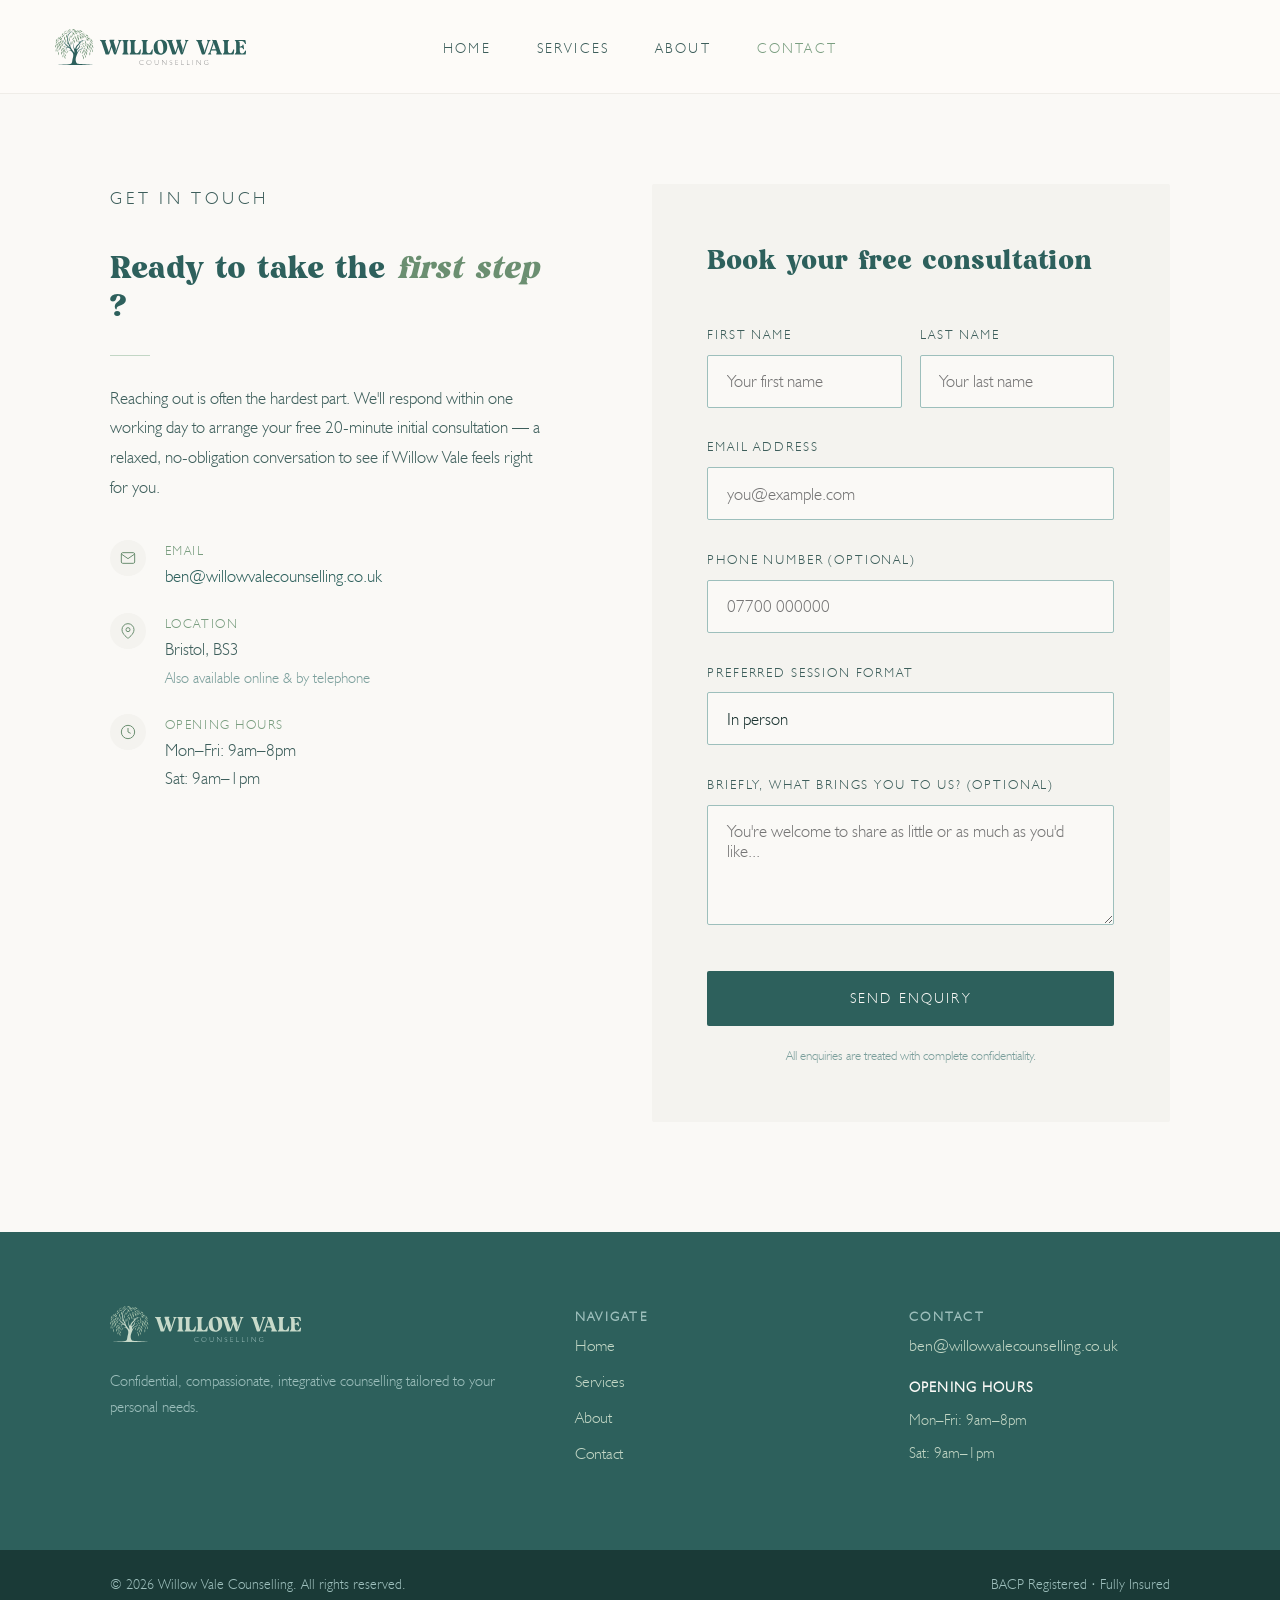
<file: contact.html>
<!DOCTYPE html>
<html lang="en">
<head>
<meta charset="UTF-8">
<meta name="viewport" content="width=device-width, initial-scale=1.0">
<title>Contact — Willow Vale Counselling</title>
<link rel="icon" type="image/svg+xml" href="[data-uri]">
<link rel="apple-touch-icon" href="[data-uri]">
<link rel="stylesheet" href="style.css">
</head>
<body class="page-contact">

<!-- ─── NAV ─────────────────────────────────── -->
<nav>
  <button class="nav-burger" id="nav-burger" onclick="toggleMenu()" aria-label="Menu">
    <span></span><span></span><span></span>
  </button>
  <a class="nav-logo" href="index.html" style="display:flex;align-items:center;">
    <span class="nav-logo-svg"><svg id="Layer_2" xmlns="http://www.w3.org/2000/svg" version="1.1" viewBox="0 0 338.8 63.8">
  <!-- Generator: Adobe Illustrator 30.1.0, SVG Export Plug-In . SVG Version: 2.1.1 Build 136)  -->
  <defs>
    <style>.st0 { fill: #f4f3ef; }
      .st1 { fill: #6b8f71; }
      .st2 { fill: #2d605c; }</style>
  </defs>
  <g>
    <path class="st2" d="M89.3,43.3l-6.7-19.7c-1-2.9-3-2.5-3-3.6s.3-.7.7-.7h9.5c.4,0,.7.3.7.6,0,.9-1.3.9-1.3,2.5s.2,1,.4,1.6l2.9,8.6,2.7,8h.2l2.9-8.6c.8-2.4.9-3.9,0-6.5l-1.8-5.1c-.2-.5,0-1.2.8-1.2h7.4c.4,0,.7.3.7.6,0,.9-1.4.9-1.4,2.5s.1.8.3,1.4l3.1,9c1,2.8.6,4.7-.5,7.9h.4l5.7-16.6c.2-.7.3-1.2.3-1.6,0-1.6-1.2-1.6-1.2-2.5s.3-.6.7-.6h4.9c.4,0,.7.3.7.7,0,1.1-2,.7-3,3.6l-6.7,19.7c-.4,1.2-.8,1.8-2.1,1.8h-.3c-1.2,0-1.7-.6-2.1-1.8l-3.9-11.2-3.9,11.2c-.4,1.2-.8,1.8-2.1,1.8h-3.2c-1.3,0-1.7-.6-2.1-1.8Z"/>
    <path class="st2" d="M119.1,44.4c0-1.2,2.5-.5,2.5-5.5v-13.3c0-5.1-2.5-4.3-2.5-5.5s.3-.7.7-.7h10c.4,0,.7.3.7.7,0,1.2-2.5.5-2.5,5.5v13.3c0,5.1,2.5,4.3,2.5,5.5s-.3.7-.7.7h-10c-.4,0-.7-.3-.7-.7Z"/>
    <path class="st2" d="M132,44.4c0-1.2,2.5-.5,2.5-5.5v-13.3c0-5.1-2.5-4.3-2.5-5.5s.3-.7.7-.7h10c.4,0,.7.3.7.7,0,1.2-2.5.5-2.5,5.5v12.1c0,3.6,1.4,5.4,4.1,5.4h0c2.9,0,4.2-3.5,5.3-6.1.3-.6.6-1,1.1-1s.8.4.8,1l-.7,7c0,.7-.6,1.1-1.2,1.1h-17.6c-.4,0-.7-.3-.7-.7h0Z"/>
    <path class="st2" d="M153.2,44.4c0-1.2,2.5-.5,2.5-5.5v-13.3c0-5.1-2.5-4.3-2.5-5.5s.3-.7.7-.7h10c.4,0,.7.3.7.7,0,1.2-2.5.5-2.5,5.5v12.1c0,3.6,1.4,5.4,4.1,5.4h0c2.9,0,4.2-3.5,5.3-6.1.3-.6.6-1,1.1-1s.8.4.8,1l-.7,7c0,.7-.6,1.1-1.2,1.1h-17.6c-.4,0-.7-.3-.7-.7h0Z"/>
    <path class="st2" d="M174.9,32.7c0-8.5,5.3-13.7,12.5-13.7s11.5,4.2,11.5,12.7-5.3,13.8-12.5,13.8-11.5-4.3-11.5-12.8ZM187.9,43.4c3.1,0,4.1-2.8,4.1-8.5s-1.5-13.9-5.8-13.9-4.4,2.5-4.4,8.3,1.3,14,6.1,14h0Z"/>
    <path class="st2" d="M207.5,43.3l-6.7-19.7c-1-2.9-3-2.5-3-3.6s.3-.7.7-.7h9.5c.4,0,.7.3.7.6,0,.9-1.3.9-1.3,2.5s.1,1,.4,1.6l2.9,8.6,2.7,8h.2l2.9-8.6c.8-2.4.9-3.9,0-6.5l-1.8-5.1c-.1-.5,0-1.2.9-1.2h7.4c.4,0,.7.3.7.6,0,.9-1.4.9-1.4,2.5s.1.8.3,1.4l3.1,9c1,2.8.6,4.7-.5,7.9h.4l5.7-16.6c.2-.7.3-1.2.3-1.6,0-1.6-1.2-1.6-1.2-2.5s.3-.6.7-.6h4.9c.4,0,.7.3.7.7,0,1.1-2,.7-3,3.6l-6.7,19.7c-.4,1.2-.9,1.8-2.1,1.8h-.3c-1.2,0-1.6-.6-2.1-1.8l-3.9-11.2-3.9,11.2c-.4,1.2-.9,1.8-2.1,1.8h-3.2c-1.3,0-1.7-.6-2.1-1.8h0Z"/>
    <path class="st2" d="M259.8,43.3l-6.7-19.6c-1-2.9-3-2.6-3-3.7s.3-.7.7-.7h9.5c.4,0,.7.3.7.6,0,.9-1.2.9-1.2,2.5s0,.8.2,1.4l4.1,12.1c.7,2,.8,3.2.2,5h.4l5.7-16.9c.2-.7.3-1.2.3-1.6,0-1.6-1.2-1.6-1.2-2.5s.3-.6.7-.6h4.9c.4,0,.7.3.7.7,0,1.1-2,.7-3,3.6l-6.7,19.7c-.4,1.2-.9,1.8-2.1,1.8h-2.1c-1.3,0-1.7-.6-2.1-1.8h0Z"/>
    <path class="st2" d="M271,44.4c0-1.1,1.8-.8,3-3.7l5.3-15.5c1.6-4.8-.9-4-.9-5.2s.4-.7.9-.7h5.3c1.3,0,1.7.6,2.1,1.8l6.7,19.6c1.2,2.9,3,2.7,3,3.7s-.3.7-.7.7h-9.5c-.4,0-.7-.3-.7-.6,0-.9,1.2-.9,1.2-2.5s0-.9-.3-1.5l-.9-2.4h-8.5l-.8,2.4c-.2.6-.3,1.1-.3,1.5,0,1.7,1.2,1.7,1.2,2.5s-.3.6-.7.6h-4.9c-.4,0-.7-.3-.7-.7h0ZM285,36l-3.9-11.3h-.4c.1.4.2.9.2,1.3,0,1-.3,2-.8,3.4l-2.3,6.7h7.1Z"/>
    <path class="st2" d="M297.4,44.4c0-1.2,2.5-.5,2.5-5.5v-13.3c0-5.1-2.5-4.3-2.5-5.5s.3-.7.7-.7h10c.4,0,.7.3.7.7,0,1.2-2.5.5-2.5,5.5v12.1c0,3.6,1.4,5.4,4.1,5.4h0c2.9,0,4.2-3.5,5.3-6.1.3-.6.5-1,1.1-1s.8.4.8,1l-.7,7c0,.7-.5,1.1-1.2,1.1h-17.6c-.4,0-.7-.3-.7-.7h0Z"/>
    <path class="st2" d="M318.6,44.4c0-1.2,2.5-.5,2.5-5.5v-13.3c0-5.1-2.5-4.3-2.5-5.5s.3-.7.7-.7h17.2c.7,0,1.1.4,1.2,1.1l.7,5.2c0,.6-.2,1-.8,1s-.7-.3-1.1-1c-1.3-2.5-2.4-4.3-5.3-4.3h-6.6v.4c2.5,0,2.8.7,2.8,4.9v4.1h2.1c1.6,0,2.2-.9,2.5-1.7.4-1,.5-1.6,1.2-1.6s.8.4.9,1l.9,6.3c0,.6-.1,1-.7,1s-.9-.3-1.2-1c-.8-1.4-1.8-1.9-3.6-1.9h-2.1v3.8c0,3.9.7,6.5,4.1,6.5h0c2.9,0,3.9-1.8,5.3-4.3.3-.6.5-.9,1.1-.9s.8.4.8,1l-.7,5.2c0,.7-.5,1.1-1.2,1.1h-17.6c-.4,0-.7-.3-.7-.7h0Z"/>
  </g>
  <g>
    <path class="st1" d="M157,63c-.5.2-1,.4-1.5.6-.5.1-1,.2-1.5.2s-.9,0-1.4-.2-.9-.3-1.2-.6c-.6-.4-1.1-.9-1.4-1.6-.2-.3-.3-.7-.4-1s-.1-.7-.1-1.1c0-.6.1-1.1.3-1.7s.5-1,1-1.4c.4-.4.9-.8,1.5-1,.6-.2,1.1-.3,1.8-.3s.9,0,1.4.2,1,.3,1.5.6v.7c-.6-.3-1.1-.5-1.6-.7-.5-.2-.9-.2-1.4-.2s-.8,0-1.1.2c-.4.1-.7.3-1,.5-.5.3-.9.8-1.2,1.3-.3.5-.4,1.2-.4,1.8s0,1,.3,1.4.4.9.8,1.2.8.6,1.2.8c.5.2,1,.3,1.5.3s.9,0,1.4-.2c.5-.1,1-.4,1.6-.7v.7h0Z"/>
    <path class="st1" d="M162.1,59.3c0-.6.1-1.1.3-1.7s.6-1,1-1.4c.4-.4.9-.7,1.4-1,.5-.2,1.1-.3,1.7-.3s1.2.1,1.7.3c.5.2,1,.5,1.4,1,.4.4.7.9,1,1.4s.3,1.1.3,1.7,0,.9-.2,1.3c-.1.4-.3.8-.6,1.2-.4.6-.9,1.1-1.6,1.4-.6.3-1.3.5-2.1.5s-1.2-.1-1.7-.3c-.5-.2-1-.5-1.4-1-.4-.4-.7-.9-1-1.4-.2-.5-.3-1.1-.3-1.7h0ZM162.9,59.4c0,.5,0,1,.3,1.4s.4.9.8,1.2c.3.3.7.6,1.2.8.5.2.9.3,1.4.3s1,0,1.4-.3.9-.5,1.2-.8c.4-.3.6-.8.8-1.2s.3-1,.3-1.5,0-1-.3-1.4c-.2-.5-.4-.8-.8-1.2s-.8-.6-1.2-.8c-.4-.2-.9-.3-1.4-.3s-.9,0-1.4.3c-.5.2-.9.5-1.2.8s-.6.8-.8,1.2c-.2.5-.3.9-.3,1.4h0Z"/>
    <path class="st1" d="M177.3,60.1c0,.9.2,1.6.8,2.2s1.2.8,2,.8,1.5-.3,2-.8.8-1.2.8-2.2v-5h.7v4.9c0,1.1-.3,2-.9,2.7-.6.7-1.5,1-2.6,1s-1.9-.3-2.5-1c-.6-.7-.9-1.6-.9-2.7v-4.9h.7v5h0Z"/>
    <path class="st1" d="M189.8,63.6v-8.5h.7l6.2,7.4v-7.4h.7v8.5h-.6l-6.3-7.5v7.5h-.7Z"/>
    <path class="st1" d="M207.5,56.3c-.4-.2-.7-.4-1-.5-.2,0-.3,0-.5-.1-.1,0-.3,0-.5,0-.5,0-.9.2-1.2.5s-.5.7-.5,1.1.1.7.3.9c.2.2.7.5,1.4.8h.2c.8.4,1.3.7,1.6,1,.2.2.3.4.4.7s.1.5.1.8c0,.7-.2,1.2-.7,1.7s-1.1.7-1.8.7-.7,0-1.1-.2c-.4-.1-.7-.3-1.1-.6v-.8c.4.3.8.5,1.1.7.4.2.7.2,1,.2.6,0,1-.2,1.3-.5.3-.3.5-.7.5-1.2s-.1-.7-.3-.9-.7-.5-1.5-.9c-.8-.3-1.3-.7-1.6-1s-.4-.8-.4-1.3.2-1.2.7-1.6c.4-.4,1.1-.6,1.8-.6s.7,0,1,.1.6.2.9.4v.8h0Z"/>
    <path class="st1" d="M213.4,63.6v-8.5h4.6v.5h-3.9v3.4h3.8v.5h-3.8v3.5h4v.6h-4.7,0Z"/>
    <path class="st1" d="M223.8,63.6v-8.5h.7v7.9h4v.6h-4.7Z"/>
    <path class="st1" d="M233.9,63.6v-8.5h.7v7.9h4v.6h-4.7Z"/>
    <path class="st1" d="M243.9,63.6v-8.5h.7v8.5h-.7Z"/>
    <path class="st1" d="M250.9,63.6v-8.5h.7l6.2,7.4v-7.4h.7v8.5h-.6l-6.3-7.5v7.5h-.7,0Z"/>
    <path class="st1" d="M271.7,63c-.5.3-1,.5-1.5.6-.5.1-1,.2-1.5.2s-1,0-1.4-.2-.9-.3-1.2-.6c-.6-.4-1.1-.9-1.5-1.6-.2-.3-.3-.7-.4-1s-.1-.7-.1-1.1c0-.6.1-1.1.3-1.7s.5-1,1-1.4c.4-.4.9-.8,1.5-1,.5-.2,1.1-.3,1.8-.3s1,0,1.4.2,1,.3,1.5.6v.7c-.6-.3-1.1-.5-1.6-.7-.5-.2-1-.2-1.4-.2s-.8,0-1.1.2c-.4.1-.7.3-1,.5-.5.3-.9.8-1.2,1.3s-.4,1.2-.4,1.8,0,1,.3,1.4.5.9.8,1.2.8.6,1.2.8c.5.2,1,.3,1.5.3s.7,0,1.1-.1.8-.2,1.2-.4v-2.3h-1.8v-.6h2.5v3.3h0Z"/>
  </g>
  <g>
    <g>
      <path class="st0" d="M34.2,1.1c.8-.7,1.3-1,1.3-1-4.2-.7-5.7,2.4-5.7,2.4,0,0,.5-.2,1.5-.3,1,0,2.1-.4,2.9-1.1Z"/>
      <path class="st0" d="M12.1,15.3s.4-.4,1.8-1.5c1.4-1.1,2.1-3.2,4-4.1,0,0-4.9.5-5.8,5.6Z"/>
      <path class="st0" d="M8.6,17.3c1.4-1.4,1.9-3.7,3.2-4.6,0,0-4.7,1.1-4.7,6.5,0,0,0-.4,1.5-1.9Z"/>
      <path class="st0" d="M11.9,17.6c.4-.9.4-1.3.6-1.9,0,0-3.3,1.2-4.2,4.8,0,0,.6-.3,1.7-.8,1.1-.5,1.5-1.2,1.9-2.1h0Z"/>
      <path class="st0" d="M9.8,21.6c-1.5,1.3-2.4,2.6-2.8,4.7,0,0,.9-.9,2.6-2.1,1.8-1.3,1.7-3.1,3.1-5.1,0,0-1.6,1.3-3,2.6Z"/>
      <path class="st0" d="M5.4,22.3c.7-1,.5-2.3.7-3.5,0,0-2,1-1.5,4.8,0,0,0-.4.8-1.3Z"/>
      <path class="st0" d="M4.2,17s-.6.6-1.5,1.6c-.9,1-1.2,2.3-1.3,3.5,0,0,.3-.2,1.2-.9s1.4-2.3,1.6-4.3h0Z"/>
      <path class="st0" d="M6,17.4c.7-.8.9-2.2,1.7-3.4,0,0-3,1.2-2.8,4.7,0,0,.3-.5,1.1-1.3Z"/>
      <path class="st0" d="M1.5,26.3s.8-.9,1.4-1.5.3-2.4.7-3.4c0,0-1,1-1.6,2s-.5,2.9-.5,2.9h0Z"/>
      <path class="st0" d="M3.5,25.8s-1.3,1.1-2.3,2.7S0,32.2,0,33.7c0,0,.7-.9,1.7-2.5,1-1.5,1-3.6,1.7-5.4h0Z"/>
      <path class="st0" d="M5,25.1c-.7,1.1-1.2,2.8-1.2,4.8,0,0,.6-.5,1.6-2s1.3-3,1.5-5.2c0,0-1.2,1.3-1.9,2.5Z"/>
      <path class="st0" d="M14.4,23c0-1.2-.6-2.4-.5-3.6,0,0-1,1.3-.8,3.6s.4,2.6.2,3.2c0,0,1.2-2.1,1.2-3.3Z"/>
      <path class="st0" d="M10.7,25.3c-.6,1.1-.7,1.8-.9,3.5,0,0,.7-.6,1.6-1.8.8-1.3.1-2.4.4-3.7,0,0-.5.8-1,2Z"/>
      <path class="st0" d="M8,30c.5-1.2.9-3.5,1.4-4.5,0,0-2.4,1.2-3.1,4.3-.7,3.2-.6,3.8-.6,3.8,0,0,1.9-2.5,2.4-3.7h0Z"/>
      <path class="st0" d="M9.1,32.3c-.2,2.2,0,3.3,0,3.3,0,0,.8-1.2,1.5-2.5.7-1.2.7-3.5,1-5.1,0,0-2.3,2.1-2.5,4.3h0Z"/>
      <path class="st0" d="M7.1,35.3c0,1.8.2,2.5.2,2.5,0,0,.7-1.5.8-2.5s0-2,.2-2.6c0,0-1.3.8-1.2,2.6Z"/>
      <path class="st0" d="M3.6,31.9c-.7,1.3-.6,3.1-.2,4.7,0,0,.3-1.1,1-2.2.6-1.2.5-4.2.9-5.1,0,0-1.1,1.4-1.8,2.7Z"/>
      <path class="st0" d="M2.2,34.5s-.4.9-.8,2.4c-.4,1.5,0,2.6.2,3.6,0,0,.8-1.4.9-2.4,0-1-.5-2.6-.4-3.6Z"/>
      <path class="st0" d="M5.8,35.2s-.5,1-1,2.1-.2,2.2,0,3.5c0,0,.4-1,.8-1.9s0-3.1.2-3.7Z"/>
      <path class="st0" d="M6.4,40s-1.2,2.2-.8,4.1c.4,1.9.9,2.3.9,2.3,0,0,0-1.1.3-2.3s-.6-3.2-.5-4.1h0Z"/>
      <path class="st0" d="M12.4,31.2s0-.4.8-1.4,1-1.5,1.4-2.6c.4-1.1.2-.9.8-1.4,0,0-3.5.7-2.9,5.4h0Z"/>
      <path class="st0" d="M17.9,32.9s0-.2.9-.5c.9-.3,1.5-1.1,1.7-1.2,0,0-2.4-.2-2.6,1.7Z"/>
      <path class="st0" d="M14.4,36.2c.2-.6,1.4-1,2-2.3.6-1.4.9-1.7.9-1.7-2.9.9-2.9,4-2.9,4h0Z"/>
      <path class="st0" d="M12.1,38.5c.9-.9,1.6-3.2,2.1-5.2,0,0-1.8,1.2-2.5,2.6s-.6,3-.9,3.9c0,0,.3-.5,1.2-1.3h0Z"/>
      <path class="st0" d="M16.7,30.1c-1.4.5-2.3,1.7-2.3,1.7,0,0,.7-.2,2-.2,1.3,0,1.9-1.3,3.1-1.7,0,0-1.4-.2-2.7.2h0Z"/>
      <path class="st0" d="M16.1,36s-3.5,2.4-2.4,7.1c0,0,.1-.5.8-1.6.7-1.1.7-1.7,1-3.3s.6-2.2.6-2.2h0Z"/>
      <path class="st0" d="M11.4,45.8s.4-.9.8-1.9c.4-1,.4-1.7.4-2.8s0-1.8,0-1.8c0,0-1.2,1.4-1.5,2.8-.3,1.4.1,3,.3,3.8Z"/>
      <path class="st0" d="M17.3,41.6s0-.5.3-2.2c.3-1.6-.2-3.1.4-4.2,0,0-3.1,2.8-.6,6.4h0Z"/>
      <path class="st0" d="M20.3,42c0-1.2-1.5-2.7-1.7-4.1,0,0-.4,2,.1,3.4s1.8,2.2,1.8,2.2c0,0,0-.3-.2-1.4Z"/>
      <path class="st0" d="M16.6,44.9c.4-1-.6-3.3-.7-4.2,0,0-.2.6-.6,2-.4,1.4.4,3,.6,4.1,0,0,.2-.9.7-1.9Z"/>
      <path class="st0" d="M13.7,50.6s.2-.6.8-1.4.1-3.1.2-4c0,0-2.2,2.3-1,5.4h0Z"/>
      <path class="st0" d="M17.1,46.7s-1.8,3.2,1.3,6.4c0,0-.1-.7,0-1.7s-1.2-3.3-1.3-4.6Z"/>
      <path class="st0" d="M19.6,48.3s0-.7-.1-1.4-1.3-1.9-1.5-2.4c0,0,0,.9,0,1.8,0,1,1.1,1.5,1.5,2.1Z"/>
      <path class="st0" d="M23.8,37.7s-2.9,1.1-1.4,5c0,0,.2-.5.6-1.3.4-.8,0-2.9.7-3.7Z"/>
      <path class="st0" d="M20.7,34.5s-.5,1,.6,2.5c0,0,0-.2.2-.9.2-.7-.2-1.1-.8-1.6h0Z"/>
      <path class="st0" d="M19.2,17.5s-.1.3-.5,2-.5,3.6.7,5.3c0,0,0-1.2.4-2.4s-.5-3.3-.6-5Z"/>
      <path class="st0" d="M16.1,17.6c.5,1.8.7,2,.9,2.5,0,0,.7-2.3.7-3.9s-.4-2.4-.5-2.9c0,0-1.7,2.4-1.1,4.2Z"/>
      <path class="st0" d="M19.5,13.1c-.3,2.4,0,3.3,0,3.3,0,0,.4-.9,1.2-2.1.8-1.2.8-4.3,1.5-5.4,0,0-2.5,1.9-2.8,4.3Z"/>
      <path class="st0" d="M54,14.5c1.5.9,2,1.3,2,1.3-1.5-4.9-6.4-4.8-6.4-4.8,2,.6,2.9,2.7,4.5,3.5h0Z"/>
      <path class="st0" d="M60.9,20.1c0-5.4-4.7-6.5-4.7-6.5,1.2.9,1.8,3.2,3.2,4.6s1.5,1.9,1.5,1.9Z"/>
      <path class="st0" d="M55.4,16.6c.3.5.3,1,.6,1.9s.8,1.6,1.9,2.1,1.7.8,1.7.8c-.9-3.6-4.2-4.8-4.2-4.8h0Z"/>
      <path class="st0" d="M61.8,19.7c.2,1.2,0,2.5.7,3.5s.8,1.3.8,1.3c.5-3.7-1.5-4.8-1.5-4.8Z"/>
      <path class="st0" d="M65.3,22.1c.9.7,1.2.9,1.2.9,0-1.2-.4-2.5-1.3-3.5s-1.5-1.6-1.5-1.6c.2,2,.8,3.6,1.6,4.3h0Z"/>
      <path class="st0" d="M63,19.6c.2-3.5-2.8-4.7-2.8-4.7.9,1.2,1,2.6,1.7,3.4s1.1,1.3,1.1,1.3Z"/>
      <path class="st0" d="M65.1,25.7c.7.6,1.4,1.5,1.4,1.5,0,0,0-1.9-.5-2.9-.6-1-1.6-2-1.6-2,.3.9,0,2.7.7,3.4h0Z"/>
      <path class="st0" d="M66.8,29.4c-1.1-1.6-2.3-2.7-2.3-2.7.7,1.8.7,3.8,1.7,5.4,1.1,1.5,1.7,2.5,1.7,2.5,0-1.5,0-3.5-1.1-5.1Z"/>
      <path class="st0" d="M64.2,30.8c0-2-.5-3.7-1.2-4.8-.7-1.1-1.9-2.5-1.9-2.5.2,2.2.5,3.7,1.5,5.2s1.6,2,1.6,2Z"/>
      <path class="st0" d="M54.1,20.2c0,1.2-.5,2.4-.5,3.6,0,1.2,1.2,3.3,1.2,3.3-.2-.7,0-1,.2-3.2.2-2.3-.8-3.6-.8-3.6Z"/>
      <path class="st0" d="M56.6,27.9c.8,1.3,1.5,1.8,1.5,1.8-.2-1.8-.3-2.4-.9-3.5-.5-1.1-1-2-1-2,.3,1.3-.4,2.4.4,3.7Z"/>
      <path class="st0" d="M62.3,34.5s0-.7-.6-3.8c-.7-3.1-3.1-4.3-3.1-4.3.4,1,.8,3.3,1.4,4.5.5,1.2,2.4,3.7,2.4,3.7h0Z"/>
      <path class="st0" d="M56.3,28.9c.3,1.6.3,3.9,1,5.1s1.5,2.5,1.5,2.5c0,0,.2-1.1,0-3.3-.2-2.2-2.5-4.3-2.5-4.3h0Z"/>
      <path class="st0" d="M59.7,33.5c.2.6,0,1.6.2,2.6s.8,2.5.8,2.5c0,0,0-.7.2-2.5,0-1.8-1.2-2.6-1.2-2.6Z"/>
      <path class="st0" d="M62.6,30.1c.5,1,.3,4,1,5.1s1,2.2,1,2.2c.4-1.6.6-3.4-.2-4.7-.7-1.3-1.8-2.7-1.8-2.7Z"/>
      <path class="st0" d="M65.8,35.4c.2,1-.4,2.6-.3,3.6,0,1,.9,2.4.9,2.4.2-.9.6-2,.2-3.6-.3-1.5-.8-2.4-.8-2.4Z"/>
      <path class="st0" d="M62.1,36.1c.2.5-.2,2.8.2,3.7.4.9.8,1.9.8,1.9.2-1.2.5-2.3,0-3.5s-1-2.1-1-2.1Z"/>
      <path class="st0" d="M61.1,44.9c.2,1.2.3,2.3.3,2.3,0,0,.5-.4,1-2.3.4-1.9-.8-4.1-.8-4.1.1.9-.7,2.9-.5,4.1h0Z"/>
      <path class="st0" d="M55.5,32.1c.6-4.7-2.9-5.4-2.9-5.4.5.6.4.4.8,1.4s.6,1.6,1.4,2.6.8,1.4.8,1.4h0Z"/>
      <path class="st0" d="M49.1,33.4c.9-.3,1-.2,1-.2-1.5-1.3-3.1.5-3.1.5.3,0,1.2.1,2.1-.2h0Z"/>
      <path class="st0" d="M54,37.2s0-3.1-2.8-4c0,0,.3.3.9,1.7.6,1.4,1.8,1.7,2,2.3h0Z"/>
      <path class="st0" d="M54.3,34.7c.6,1.9,1.2,4.3,2.1,5.2s1.2,1.3,1.2,1.3c-.2-.9-.2-2.5-.8-3.9-.7-1.4-2.5-2.6-2.5-2.6h0Z"/>
      <path class="st0" d="M51.8,30.8c-1.4-.5-2.7-.2-2.7-.2,1.1.4,1.8,1.6,3.1,1.7,1.3,0,2,.2,2,.2,0,0-1-1.2-2.3-1.7h0Z"/>
      <path class="st0" d="M51.8,36.9s.3.7.6,2.2c.3,1.5.3,2.2,1,3.3.7,1.1.8,1.6.8,1.6,1.2-4.7-2.4-7.1-2.4-7.1h0Z"/>
      <path class="st0" d="M55.3,40.1s0,.7,0,1.8c0,1.2,0,1.8.4,2.8s.8,1.9.8,1.9c.2-.8.6-2.3.3-3.8s-1.5-2.8-1.5-2.8Z"/>
      <path class="st0" d="M50,36.1c.6,1.2.1,2.6.4,4.2s.3,2.2.3,2.2c2.5-3.6-.7-6.4-.7-6.4h0Z"/>
      <path class="st0" d="M49.4,38.8c-.2,1.4-1.7,3-1.7,4.1,0,1.2-.2,1.4-.2,1.4,0,0,1.3-.7,1.8-2.2.5-1.5.1-3.4.1-3.4Z"/>
      <path class="st0" d="M52.6,43.5c-.4-1.4-.5-2-.5-2,0,.9-1.1,3.2-.7,4.2s.7,1.9.7,1.9c.2-1.2.9-2.7.5-4.1Z"/>
      <path class="st0" d="M53.5,50.1c.6.8.8,1.4.8,1.4,1.2-3.1-1-5.4-1-5.4.1,1-.3,3.2.2,4h0Z"/>
      <path class="st0" d="M50.9,47.6c-.1,1.3-1.4,3.6-1.3,4.6.1,1,0,1.7,0,1.7,3.1-3.2,1.3-6.4,1.3-6.4Z"/>
      <path class="st0" d="M49.8,47.1c0-1,0-1.8,0-1.8-.2.5-1.4,1.7-1.5,2.4s0,1.4,0,1.4c.4-.6,1.4-1.1,1.5-2.1Z"/>
      <path class="st0" d="M44.9,41.7c.4.8.6,1.3.6,1.3,1.5-3.9-1.4-5-1.4-5,.7.8.3,2.9.7,3.7Z"/>
      <path class="st0" d="M47.4,35.9c-.5.5-1,.9-.8,1.6.2.7.2.9.2.9,1.1-1.5.6-2.5.6-2.5h0Z"/>
      <path class="st0" d="M25.6,22.4s.2-1.6.5-3.1c.2-1.4-.9-3.8-1-5.7,0,0,0,.4-.5,2.4-.5,2,.2,4.5,1.1,6.4h0Z"/>
      <path class="st0" d="M29.7,28s1.1-2.1,1.2-3.4-.3-2.3-.3-3.4c0,0-1.1,1.6-1.3,3.4-.2,1.8.3,2.5.4,3.5h0Z"/>
      <path class="st0" d="M35.5,22c-.2-1.2-.4-2.3-.4-2.8,0,0-.9,1.7-1,2.8s.5,2.7.7,3.4c0,0,.9-2.1.7-3.4Z"/>
      <path class="st0" d="M39.2,19.9c.2-1.6-.7-3.6-.8-3.9,0,0,0,.9-.5,2.6s0,3.3-.1,4.3c0,0,1.3-1.4,1.5-3h0Z"/>
      <path class="st0" d="M40.3,23.1c.5,1.1.8,1.1.9,1.9,0,0,.4-1.8.2-2.8s-.9-1.5-1-2c0,0-.5,1.8,0,2.8h0Z"/>
      <path class="st0" d="M32.4,16c-.8.8-1.6,2.2-2.1,3.7,0,0,1.7-.8,2.6-1.9s.6-2.6,1-3.2c0,0-.6.6-1.4,1.4h0Z"/>
      <path class="st0" d="M31.6,23h0s0,0,0,0Z"/>
      <path class="st0" d="M32.3,22.1c.8-.7.9-1,1.2-1.9s.2-1,.4-1.2c0,0,0,0,0,0-.4.2-2.3,1.2-2.2,3.9,0,0,0-.2.8-.8h0Z"/>
      <path class="st0" d="M41.8,15.7c-1.2-2.5-3.4-3.9-3.4-3.9,0,0,.8,1.5,1.6,4.2.9,2.8,2.1,3.8,2.5,4.8,0,0,.5-2.6-.7-5.1Z"/>
      <path class="st0" d="M46.6,18.8s.3-2.4-.7-4.5c-1-2-1.8-2.2-2.5-3.4,0,0,.3,1.6.8,3.7.5,2.1,2,3.4,2.4,4.2Z"/>
      <path class="st0" d="M50.7,13.4c-.6-1.1-3.2-2.4-3.7-2.9,0,0,.3.3.9,1.9s2,2.4,3.9,3c0,0-.6-.9-1.2-2h0Z"/>
      <path class="st0" d="M36.6,15c-.2-1.8-1.6-3.3-1.7-4,0,0,.1.5,0,2.3-.1,1.9.4,3.1,1.7,5.2,0,0,.2-1.8,0-3.6Z"/>
      <path class="st0" d="M33.9,7.8c-.8-1.8-3.8-2.2-3.8-2.2,0,0,1,.5,1.8,2.2s2.2,2.8,2.4,3.4c0,0,.5-1.6-.4-3.4h0Z"/>
      <path class="st0" d="M49.5,16.8s-.3-1.2-1.1-2.1c-.8-.9-1.5-1.1-1.9-1.5,0,0,.2.6.7,1.7s1.7,1.2,2.3,1.9Z"/>
      <path class="st0" d="M30.9,11.9c.3-1.1-.2-3.4-.4-4.5,0,0-.1.5-.5,2.2-.4,1.7.4,3.1.5,4,0,0,.2-.6.4-1.7Z"/>
      <path class="st0" d="M13.6,10.2c.9-1.2.8-2.8.8-2.8,0,0-1.1.7-1.7,1.6-.6.9-.6,2.7-.6,2.7,0,0,.5-.3,1.4-1.5h0Z"/>
      <path class="st0" d="M16.9,6.7c.2-.8.9-1.1.9-1.1-2.4.3-2.4,2.5-2.4,2.5,0,0,1.3-.6,1.5-1.3h0Z"/>
      <path class="st0" d="M26.3,13.7c0,1.6.5,1.5.6,2.4,0,0,.4-.9.5-2.1s0-2.4.4-3.1c0,0-1.5,1.2-1.4,2.8Z"/>
      <path class="st0" d="M17,8.8c1.8-.3,2.5-.3,3.5-.9.7-.4,2.4-.7,2.4-.7-4.8-1.2-7.3,1.9-7.5,2.1,0,0,.3-.3,1.6-.5h0Z"/>
      <path class="st0" d="M15.3,9.3h0s0,0,0,0Z"/>
      <path class="st0" d="M27.6,1c-1.5,0-2.9,0-4.1,1-1.2,1.1-1.7,1.4-1.7,1.4,1.2-.5,2.3-.2,3.9-1.1s2-1.3,2-1.3Z"/>
      <path class="st0" d="M19.2,4.3c.7-.5,1.4-1,1.4-1-1.6-.2-2.6.3-3.1.7s-1,.8-1,.8c1,.1,2,0,2.7-.6h0Z"/>
      <path class="st0" d="M32.1,3s.6,0,2,.3c1.4.3,2.9-.5,3.7-.6,0,0-.9-.3-1.6-.5s-2.5-.2-4.2.8h0Z"/>
      <path class="st0" d="M45.1,4.1c1.5,1.3,2.8,1.3,3.7,1.3,0,0-.5-.6-1.4-1.5-.9-.9-2.6-1.5-4.7-1.5,0,0,1,.4,2.4,1.8Z"/>
      <path class="st0" d="M44.3,4.7s-.6-.4-1.7-1.2c-1.1-.8-2.3-1.1-4.1-1,0,0,.6.5,1.8,1.4,1.3.9,2.3.8,4,.8Z"/>
      <path class="st0" d="M36.3,4.2c-1.8.3-2.8.5-2.8.5.5,0,1.7.6,3.9,1s4,0,4,0c-2.2-1.4-3.3-1.8-5.1-1.5Z"/>
      <path class="st0" d="M28.8,10.9s-.7,1.5-.4,2.9c.3,1.3.8,1.1,1.2,1.9,0,0,0-1.4-.2-2.7-.3-1.2-.6-1.3-.6-2.1Z"/>
      <path class="st0" d="M39.7,9.2s-2.5-3.4-6.3-3.3c0,0,2,.7,3.4,2.2s2.2.9,3,1Z"/>
      <path class="st0" d="M44.1,9.9c.8,1.2,1.5,2,2.8,2.8,0,0,0-3.7-4.2-4.6,0,0,.6.5,1.4,1.8h0Z"/>
      <path class="st0" d="M48.5,28.5c.9.7,1.5.8,3.1.7,0,0-2-2.7-4.9-1.4,0,0,.9,0,1.8.7Z"/>
      <path class="st0" d="M46.6,7s-2.4-1.6-5.5-.3c0,0,1.1.2,2,.6.9.3,2.7-.3,3.5-.2h0Z"/>
      <path class="st0" d="M48,9.1c1.5.8,3.7.4,5.3,1.7,0,0-1.2-1.5-2.5-2.1-1.3-.7-3-.5-4.8-.7,0,0,.5.4,1.9,1.2Z"/>
      <path class="st0" d="M55.5,11.5c1.3,1.3,2.5,1.2,3.7,2.3,0,0-1.1-2.2-2.1-3-1-.8-2.3-1-3.5-1.6,0,0,.6,1.1,1.9,2.3h0Z"/>
      <path class="st0" d="M22.2,4.7c-1.5.2-2.4,1.5-2.4,1.5.6-.4,1.8-.5,3.5-.5,1.6,0,2.7-.6,2.7-.6-1.2.3-2.2-.7-3.7-.4Z"/>
      <path class="st0" d="M22.9,27.4s-.1-.8-.2-2c0-1.1-1.3-2-1.4-2.7,0,0-.4,1.4,0,2.7.4,1.3,1.5,2,1.5,2Z"/>
      <path class="st0" d="M49.6,21.7s-1.9.5-2.7,2c0,0,0-.1,1.2-.2,1.2,0,1.1-1.5,1.5-1.8h0Z"/>
      <path class="st0" d="M49.4,25.7c1.2.3,2-.4,3.3.2,0,0-2.6-2.6-5.2-.1,0,0,.7-.4,1.9-.1Z"/>
      <path class="st0" d="M46.1,30.8c-.7.6-.6,1.7-.6,1.7,0,0,1,0,1.4-1,.4-1,.2-2,.2-2-.1.4-.4.7-1.1,1.3h0Z"/>
      <path class="st0" d="M51,7.6c.9.8,1.6.4,3,.9,0,0-2.1-2.9-5.3-1.7,0,0,1.4,0,2.3.8Z"/>
      <path class="st0" d="M42,13.9s.2-1.2-.5-2.5c-.6-1-1.2-.6-2.7-.9,0,0,2.4,1.5,3.2,3.4Z"/>
      <path class="st0" d="M26.5,4.2c1.2-.1,1.7-.6,2.7-.8,0,0-1.5-.7-2.6-.4-1.1.2-1.7.9-2.4,1,0,0,1.1.4,2.3.3h0Z"/>
    </g>
    <path class="st2" d="M67.9,63.8s-13.9-1-21.1-1.6c-2.9-.4-5.6-.7-6.8-.8-.5,0-.9-.2-1.2-.5h0c-.2-.2-.4-.4-.6-.7-.7-1.3-1.5-3.4-1.6-5.7,0-4,2.1-9,4.9-14.5s9.5-5.2,9.5-5.2c-8.2-2.1-12.2,7.5-12.2,7.5,0,0,.2-1.2.3-3.7.2-2.6,4.8-3.4,5-8.4.1-3.2,2.5-4.9,2.8-4.9-3.8,1.3-2.8,4.1-4.8,7.2s-4.2,3.5-4.2,3.5c0-4.2,2.9-6,7.5-12,4.5-5.9,10-3.3,10.1-3.2-6-3.7-11.5,2.4-11.5,2.4,0-1.2-1-2.2-1-2.2,1.3,4.9-2.8,5.8-4.9,8.9-2.1,3.1-2.5,5.8-2.5,5.8-3.9-4.9-2.9-12.1-2.8-12.2,0,.1-1.7,4.1,0,9.8,1.8,5.8,1.7,8.8,1.7,8.8,0,0-2.8-3-5.6-7.6-1.5-2.4-2.1-5.2-1.8-8,.2-2,.8-4.3,2.1-5.8,0,0-3.1,2.6-3.3,8.2-1.3-3-2.4-6.2-2.9-9.7-1.8-12.5,8.8-14.9,8.8-14.9,0,0-8.1-.3-10,10.3-1.6,8.9,5.5,19.3,5.6,19.4,0,0-1.8-1.8-7.2-6.4-5.5-4.7-5.2-9.5-5.2-9.5-1.7,7,8,13.4,8,13.4-6.3,1-2.9,7.9-2.8,8-1.4-4,0-7,2.8-6.8,2.8.2,5.5,5,5.5,5-3.2-1-4.3,1.9-4.3,2,0,0,2.7-3.2,6.4,1.3,3.7,4.6.8,9.9,0,15.3-.2,1.5-.5,2.7-.8,3.5-.4,1.2-1.4,2.1-2.7,2.2-1.5.2-3.7.4-6,.8C13.8,62.8,0,63.8,0,63.8h67.9Z"/>
  </g>
</svg></span>
  </a>
  <ul class="nav-links" id="nav-links">
    <li><a href="index.html">Home</a></li>
    <li><a href="services.html">Services</a></li>
    <li><a href="about.html">About</a></li>
    <li><a href="contact.html" class="active">Contact</a></li>
    <li class="nav-mobile-cta"><a href="contact.html">Get in Touch</a></li>
  </ul>
  <a class="nav-cta nav-cta-desktop" href="contact.html">Get in Touch</a>
  <a class="nav-envelope" href="contact.html" aria-label="Get in touch"><svg xmlns="http://www.w3.org/2000/svg" viewBox="0 0 62.37 47.99"><path fill-rule="evenodd" d="M56.37,47.99H6c-3.31,0-6-2.69-6-6V6C0,2.69,2.69,0,6,0h50.37c3.31,0,6,2.69,6,6v35.99c0,3.31-2.69,6-6,6ZM7.17,38.41c0,1.33,1.08,2.4,2.4,2.4h43.23c1.33,0,2.4-1.07,2.4-2.4v-21.27l-22.41,13.58c-.47.27-.99.38-1.51.39-.04,0-.09,0-.13,0-.04,0-.09,0-.13,0-.51,0-1.03-.12-1.51-.39L7.17,17.18v21.23ZM52.8,7.23H9.57c-1.06,0-1.94.69-2.26,1.63.07.03.15.06.21.09l23.63,14.32,23.63-14.32c.09-.05.18-.08.28-.12-.33-.93-1.21-1.61-2.26-1.61Z"/></svg></a>
</nav>


  <section class="contact-page">
    <div class="contact-info">
      <p class="section-eyebrow">Get in Touch</p>
      <h1 class="section-title">Ready to take the <em>first step</em> ?</h1>
      <div class="divider"></div>
      <p>Reaching out is often the hardest part. We'll respond within one working day to arrange your free 20-minute initial consultation — a relaxed, no-obligation conversation to see if Willow Vale feels right for you.</p>

      <div class="contact-detail">
        <div class="contact-detail-icon">
          <svg viewBox="0 0 24 24"><path d="M4 4h16c1.1 0 2 .9 2 2v12c0 1.1-.9 2-2 2H4c-1.1 0-2-.9-2-2V6c0-1.1.9-2 2-2z"/><polyline points="22,6 12,13 2,6"/></svg>
        </div>
        <div>
          <div class="contact-detail-label">Email</div>
          <div class="contact-detail-value"><a href="mailto:ben@willowvalecounselling.co.uk">ben@willowvalecounselling.co.uk</a></div>
        </div>
      </div>


      <div class="contact-detail">
        <div class="contact-detail-icon">
          <svg viewBox="0 0 24 24"><path d="M21 10c0 7-9 13-9 13s-9-6-9-13a9 9 0 0118 0z"/><circle cx="12" cy="10" r="3"/></svg>
        </div>
        <div>
          <div class="contact-detail-label">Location</div>
          <div class="contact-detail-value">Bristol, BS3<br><span style="font-size:0.8rem; color: var(--text-light);">Also available online &amp; by telephone</span></div>
        </div>
      </div>

      <div class="contact-detail">
        <div class="contact-detail-icon">
          <svg viewBox="0 0 24 24"><circle cx="12" cy="12" r="10"/><polyline points="12 6 12 12 16 14"/></svg>
        </div>
        <div>
          <div class="contact-detail-label">Opening Hours</div>
          <div class="contact-detail-value">Mon–Fri: 9am–8pm<br>Sat: 9am–1pm</div>
        </div>
      </div>
    </div>

    <div>
      <div class="contact-form" id="contact-form-wrap">
        <div class="form-title">Book your free consultation</div>

        <form id="contact-form" action="https://formspree.io/f/xnjwnjbj" method="POST">
          <div class="form-row">
            <div class="form-group">
              <label class="form-label" for="first-name">First name</label>
              <input type="text" id="first-name" name="first_name" class="form-input" placeholder="Your first name" autocomplete="given-name" required>
            </div>
            <div class="form-group">
              <label class="form-label" for="last-name">Last name</label>
              <input type="text" id="last-name" name="last_name" class="form-input" placeholder="Your last name" autocomplete="family-name" required>
            </div>
          </div>

          <div class="form-group">
            <label class="form-label" for="email">Email address</label>
            <input type="email" id="email" name="email" class="form-input" placeholder="you@example.com" autocomplete="email" required>
          </div>

          <div class="form-group">
            <label class="form-label" for="phone">Phone number (optional)</label>
            <input type="tel" id="phone" name="phone" class="form-input" placeholder="07700 000000" autocomplete="tel" pattern="[0-9 +\-()]{7,20}">
          </div>

          <div class="form-group">
            <label class="form-label" for="format">Preferred session format</label>
            <select id="format" name="preferred_format" class="form-select form-input">
              <option>In person</option>
              <option>Online (video)</option>
              <option>Telephone</option>
              <option>No preference</option>
            </select>
          </div>

          <div class="form-group">
            <label class="form-label" for="message">Briefly, what brings you to us? (optional)</label>
            <textarea id="message" name="message" class="form-textarea" placeholder="You're welcome to share as little or as much as you'd like..."></textarea>
          </div>

          <button type="submit" class="form-submit" id="form-submit-btn">Send Enquiry</button>
          <p style="font-size: 0.72rem; color: var(--text-light); margin-top: 1rem; text-align: center;">All enquiries are treated with complete confidentiality.</p>
        </form>
      </div>

      <div class="form-success" id="form-success">
        <div class="form-success-icon">
          <svg viewBox="0 0 24 24"><polyline points="20 6 9 17 4 12"/></svg>
        </div>
        <h3>Thank you for reaching out</h3>
        <p>We'll be in touch within one working day to arrange your free consultation. Take good care of yourself in the meantime.</p>
      </div>
    </div>
  </section>

  <footer>
    <div>
      <div class="footer-brand-svg"><svg id="Layer_2" xmlns="http://www.w3.org/2000/svg" version="1.1" viewBox="0 0 338.8 63.8">
  <!-- Generator: Adobe Illustrator 30.1.0, SVG Export Plug-In . SVG Version: 2.1.1 Build 136)  -->
  <defs>
    <style>.st0 { fill: #f4f3ef; }
      .st1 { fill: #6b8f71; }
      .st2 { fill: #2d605c; }</style>
  </defs>
  <g>
    <path class="st2" d="M89.3,43.3l-6.7-19.7c-1-2.9-3-2.5-3-3.6s.3-.7.7-.7h9.5c.4,0,.7.3.7.6,0,.9-1.3.9-1.3,2.5s.2,1,.4,1.6l2.9,8.6,2.7,8h.2l2.9-8.6c.8-2.4.9-3.9,0-6.5l-1.8-5.1c-.2-.5,0-1.2.8-1.2h7.4c.4,0,.7.3.7.6,0,.9-1.4.9-1.4,2.5s.1.8.3,1.4l3.1,9c1,2.8.6,4.7-.5,7.9h.4l5.7-16.6c.2-.7.3-1.2.3-1.6,0-1.6-1.2-1.6-1.2-2.5s.3-.6.7-.6h4.9c.4,0,.7.3.7.7,0,1.1-2,.7-3,3.6l-6.7,19.7c-.4,1.2-.8,1.8-2.1,1.8h-.3c-1.2,0-1.7-.6-2.1-1.8l-3.9-11.2-3.9,11.2c-.4,1.2-.8,1.8-2.1,1.8h-3.2c-1.3,0-1.7-.6-2.1-1.8Z"/>
    <path class="st2" d="M119.1,44.4c0-1.2,2.5-.5,2.5-5.5v-13.3c0-5.1-2.5-4.3-2.5-5.5s.3-.7.7-.7h10c.4,0,.7.3.7.7,0,1.2-2.5.5-2.5,5.5v13.3c0,5.1,2.5,4.3,2.5,5.5s-.3.7-.7.7h-10c-.4,0-.7-.3-.7-.7Z"/>
    <path class="st2" d="M132,44.4c0-1.2,2.5-.5,2.5-5.5v-13.3c0-5.1-2.5-4.3-2.5-5.5s.3-.7.7-.7h10c.4,0,.7.3.7.7,0,1.2-2.5.5-2.5,5.5v12.1c0,3.6,1.4,5.4,4.1,5.4h0c2.9,0,4.2-3.5,5.3-6.1.3-.6.6-1,1.1-1s.8.4.8,1l-.7,7c0,.7-.6,1.1-1.2,1.1h-17.6c-.4,0-.7-.3-.7-.7h0Z"/>
    <path class="st2" d="M153.2,44.4c0-1.2,2.5-.5,2.5-5.5v-13.3c0-5.1-2.5-4.3-2.5-5.5s.3-.7.7-.7h10c.4,0,.7.3.7.7,0,1.2-2.5.5-2.5,5.5v12.1c0,3.6,1.4,5.4,4.1,5.4h0c2.9,0,4.2-3.5,5.3-6.1.3-.6.6-1,1.1-1s.8.4.8,1l-.7,7c0,.7-.6,1.1-1.2,1.1h-17.6c-.4,0-.7-.3-.7-.7h0Z"/>
    <path class="st2" d="M174.9,32.7c0-8.5,5.3-13.7,12.5-13.7s11.5,4.2,11.5,12.7-5.3,13.8-12.5,13.8-11.5-4.3-11.5-12.8ZM187.9,43.4c3.1,0,4.1-2.8,4.1-8.5s-1.5-13.9-5.8-13.9-4.4,2.5-4.4,8.3,1.3,14,6.1,14h0Z"/>
    <path class="st2" d="M207.5,43.3l-6.7-19.7c-1-2.9-3-2.5-3-3.6s.3-.7.7-.7h9.5c.4,0,.7.3.7.6,0,.9-1.3.9-1.3,2.5s.1,1,.4,1.6l2.9,8.6,2.7,8h.2l2.9-8.6c.8-2.4.9-3.9,0-6.5l-1.8-5.1c-.1-.5,0-1.2.9-1.2h7.4c.4,0,.7.3.7.6,0,.9-1.4.9-1.4,2.5s.1.8.3,1.4l3.1,9c1,2.8.6,4.7-.5,7.9h.4l5.7-16.6c.2-.7.3-1.2.3-1.6,0-1.6-1.2-1.6-1.2-2.5s.3-.6.7-.6h4.9c.4,0,.7.3.7.7,0,1.1-2,.7-3,3.6l-6.7,19.7c-.4,1.2-.9,1.8-2.1,1.8h-.3c-1.2,0-1.6-.6-2.1-1.8l-3.9-11.2-3.9,11.2c-.4,1.2-.9,1.8-2.1,1.8h-3.2c-1.3,0-1.7-.6-2.1-1.8h0Z"/>
    <path class="st2" d="M259.8,43.3l-6.7-19.6c-1-2.9-3-2.6-3-3.7s.3-.7.7-.7h9.5c.4,0,.7.3.7.6,0,.9-1.2.9-1.2,2.5s0,.8.2,1.4l4.1,12.1c.7,2,.8,3.2.2,5h.4l5.7-16.9c.2-.7.3-1.2.3-1.6,0-1.6-1.2-1.6-1.2-2.5s.3-.6.7-.6h4.9c.4,0,.7.3.7.7,0,1.1-2,.7-3,3.6l-6.7,19.7c-.4,1.2-.9,1.8-2.1,1.8h-2.1c-1.3,0-1.7-.6-2.1-1.8h0Z"/>
    <path class="st2" d="M271,44.4c0-1.1,1.8-.8,3-3.7l5.3-15.5c1.6-4.8-.9-4-.9-5.2s.4-.7.9-.7h5.3c1.3,0,1.7.6,2.1,1.8l6.7,19.6c1.2,2.9,3,2.7,3,3.7s-.3.7-.7.7h-9.5c-.4,0-.7-.3-.7-.6,0-.9,1.2-.9,1.2-2.5s0-.9-.3-1.5l-.9-2.4h-8.5l-.8,2.4c-.2.6-.3,1.1-.3,1.5,0,1.7,1.2,1.7,1.2,2.5s-.3.6-.7.6h-4.9c-.4,0-.7-.3-.7-.7h0ZM285,36l-3.9-11.3h-.4c.1.4.2.9.2,1.3,0,1-.3,2-.8,3.4l-2.3,6.7h7.1Z"/>
    <path class="st2" d="M297.4,44.4c0-1.2,2.5-.5,2.5-5.5v-13.3c0-5.1-2.5-4.3-2.5-5.5s.3-.7.7-.7h10c.4,0,.7.3.7.7,0,1.2-2.5.5-2.5,5.5v12.1c0,3.6,1.4,5.4,4.1,5.4h0c2.9,0,4.2-3.5,5.3-6.1.3-.6.5-1,1.1-1s.8.4.8,1l-.7,7c0,.7-.5,1.1-1.2,1.1h-17.6c-.4,0-.7-.3-.7-.7h0Z"/>
    <path class="st2" d="M318.6,44.4c0-1.2,2.5-.5,2.5-5.5v-13.3c0-5.1-2.5-4.3-2.5-5.5s.3-.7.7-.7h17.2c.7,0,1.1.4,1.2,1.1l.7,5.2c0,.6-.2,1-.8,1s-.7-.3-1.1-1c-1.3-2.5-2.4-4.3-5.3-4.3h-6.6v.4c2.5,0,2.8.7,2.8,4.9v4.1h2.1c1.6,0,2.2-.9,2.5-1.7.4-1,.5-1.6,1.2-1.6s.8.4.9,1l.9,6.3c0,.6-.1,1-.7,1s-.9-.3-1.2-1c-.8-1.4-1.8-1.9-3.6-1.9h-2.1v3.8c0,3.9.7,6.5,4.1,6.5h0c2.9,0,3.9-1.8,5.3-4.3.3-.6.5-.9,1.1-.9s.8.4.8,1l-.7,5.2c0,.7-.5,1.1-1.2,1.1h-17.6c-.4,0-.7-.3-.7-.7h0Z"/>
  </g>
  <g>
    <path class="st1" d="M157,63c-.5.2-1,.4-1.5.6-.5.1-1,.2-1.5.2s-.9,0-1.4-.2-.9-.3-1.2-.6c-.6-.4-1.1-.9-1.4-1.6-.2-.3-.3-.7-.4-1s-.1-.7-.1-1.1c0-.6.1-1.1.3-1.7s.5-1,1-1.4c.4-.4.9-.8,1.5-1,.6-.2,1.1-.3,1.8-.3s.9,0,1.4.2,1,.3,1.5.6v.7c-.6-.3-1.1-.5-1.6-.7-.5-.2-.9-.2-1.4-.2s-.8,0-1.1.2c-.4.1-.7.3-1,.5-.5.3-.9.8-1.2,1.3-.3.5-.4,1.2-.4,1.8s0,1,.3,1.4.4.9.8,1.2.8.6,1.2.8c.5.2,1,.3,1.5.3s.9,0,1.4-.2c.5-.1,1-.4,1.6-.7v.7h0Z"/>
    <path class="st1" d="M162.1,59.3c0-.6.1-1.1.3-1.7s.6-1,1-1.4c.4-.4.9-.7,1.4-1,.5-.2,1.1-.3,1.7-.3s1.2.1,1.7.3c.5.2,1,.5,1.4,1,.4.4.7.9,1,1.4s.3,1.1.3,1.7,0,.9-.2,1.3c-.1.4-.3.8-.6,1.2-.4.6-.9,1.1-1.6,1.4-.6.3-1.3.5-2.1.5s-1.2-.1-1.7-.3c-.5-.2-1-.5-1.4-1-.4-.4-.7-.9-1-1.4-.2-.5-.3-1.1-.3-1.7h0ZM162.9,59.4c0,.5,0,1,.3,1.4s.4.9.8,1.2c.3.3.7.6,1.2.8.5.2.9.3,1.4.3s1,0,1.4-.3.9-.5,1.2-.8c.4-.3.6-.8.8-1.2s.3-1,.3-1.5,0-1-.3-1.4c-.2-.5-.4-.8-.8-1.2s-.8-.6-1.2-.8c-.4-.2-.9-.3-1.4-.3s-.9,0-1.4.3c-.5.2-.9.5-1.2.8s-.6.8-.8,1.2c-.2.5-.3.9-.3,1.4h0Z"/>
    <path class="st1" d="M177.3,60.1c0,.9.2,1.6.8,2.2s1.2.8,2,.8,1.5-.3,2-.8.8-1.2.8-2.2v-5h.7v4.9c0,1.1-.3,2-.9,2.7-.6.7-1.5,1-2.6,1s-1.9-.3-2.5-1c-.6-.7-.9-1.6-.9-2.7v-4.9h.7v5h0Z"/>
    <path class="st1" d="M189.8,63.6v-8.5h.7l6.2,7.4v-7.4h.7v8.5h-.6l-6.3-7.5v7.5h-.7Z"/>
    <path class="st1" d="M207.5,56.3c-.4-.2-.7-.4-1-.5-.2,0-.3,0-.5-.1-.1,0-.3,0-.5,0-.5,0-.9.2-1.2.5s-.5.7-.5,1.1.1.7.3.9c.2.2.7.5,1.4.8h.2c.8.4,1.3.7,1.6,1,.2.2.3.4.4.7s.1.5.1.8c0,.7-.2,1.2-.7,1.7s-1.1.7-1.8.7-.7,0-1.1-.2c-.4-.1-.7-.3-1.1-.6v-.8c.4.3.8.5,1.1.7.4.2.7.2,1,.2.6,0,1-.2,1.3-.5.3-.3.5-.7.5-1.2s-.1-.7-.3-.9-.7-.5-1.5-.9c-.8-.3-1.3-.7-1.6-1s-.4-.8-.4-1.3.2-1.2.7-1.6c.4-.4,1.1-.6,1.8-.6s.7,0,1,.1.6.2.9.4v.8h0Z"/>
    <path class="st1" d="M213.4,63.6v-8.5h4.6v.5h-3.9v3.4h3.8v.5h-3.8v3.5h4v.6h-4.7,0Z"/>
    <path class="st1" d="M223.8,63.6v-8.5h.7v7.9h4v.6h-4.7Z"/>
    <path class="st1" d="M233.9,63.6v-8.5h.7v7.9h4v.6h-4.7Z"/>
    <path class="st1" d="M243.9,63.6v-8.5h.7v8.5h-.7Z"/>
    <path class="st1" d="M250.9,63.6v-8.5h.7l6.2,7.4v-7.4h.7v8.5h-.6l-6.3-7.5v7.5h-.7,0Z"/>
    <path class="st1" d="M271.7,63c-.5.3-1,.5-1.5.6-.5.1-1,.2-1.5.2s-1,0-1.4-.2-.9-.3-1.2-.6c-.6-.4-1.1-.9-1.5-1.6-.2-.3-.3-.7-.4-1s-.1-.7-.1-1.1c0-.6.1-1.1.3-1.7s.5-1,1-1.4c.4-.4.9-.8,1.5-1,.5-.2,1.1-.3,1.8-.3s1,0,1.4.2,1,.3,1.5.6v.7c-.6-.3-1.1-.5-1.6-.7-.5-.2-1-.2-1.4-.2s-.8,0-1.1.2c-.4.1-.7.3-1,.5-.5.3-.9.8-1.2,1.3s-.4,1.2-.4,1.8,0,1,.3,1.4.5.9.8,1.2.8.6,1.2.8c.5.2,1,.3,1.5.3s.7,0,1.1-.1.8-.2,1.2-.4v-2.3h-1.8v-.6h2.5v3.3h0Z"/>
  </g>
  <g>
    <g>
      <path class="st0" d="M34.2,1.1c.8-.7,1.3-1,1.3-1-4.2-.7-5.7,2.4-5.7,2.4,0,0,.5-.2,1.5-.3,1,0,2.1-.4,2.9-1.1Z"/>
      <path class="st0" d="M12.1,15.3s.4-.4,1.8-1.5c1.4-1.1,2.1-3.2,4-4.1,0,0-4.9.5-5.8,5.6Z"/>
      <path class="st0" d="M8.6,17.3c1.4-1.4,1.9-3.7,3.2-4.6,0,0-4.7,1.1-4.7,6.5,0,0,0-.4,1.5-1.9Z"/>
      <path class="st0" d="M11.9,17.6c.4-.9.4-1.3.6-1.9,0,0-3.3,1.2-4.2,4.8,0,0,.6-.3,1.7-.8,1.1-.5,1.5-1.2,1.9-2.1h0Z"/>
      <path class="st0" d="M9.8,21.6c-1.5,1.3-2.4,2.6-2.8,4.7,0,0,.9-.9,2.6-2.1,1.8-1.3,1.7-3.1,3.1-5.1,0,0-1.6,1.3-3,2.6Z"/>
      <path class="st0" d="M5.4,22.3c.7-1,.5-2.3.7-3.5,0,0-2,1-1.5,4.8,0,0,0-.4.8-1.3Z"/>
      <path class="st0" d="M4.2,17s-.6.6-1.5,1.6c-.9,1-1.2,2.3-1.3,3.5,0,0,.3-.2,1.2-.9s1.4-2.3,1.6-4.3h0Z"/>
      <path class="st0" d="M6,17.4c.7-.8.9-2.2,1.7-3.4,0,0-3,1.2-2.8,4.7,0,0,.3-.5,1.1-1.3Z"/>
      <path class="st0" d="M1.5,26.3s.8-.9,1.4-1.5.3-2.4.7-3.4c0,0-1,1-1.6,2s-.5,2.9-.5,2.9h0Z"/>
      <path class="st0" d="M3.5,25.8s-1.3,1.1-2.3,2.7S0,32.2,0,33.7c0,0,.7-.9,1.7-2.5,1-1.5,1-3.6,1.7-5.4h0Z"/>
      <path class="st0" d="M5,25.1c-.7,1.1-1.2,2.8-1.2,4.8,0,0,.6-.5,1.6-2s1.3-3,1.5-5.2c0,0-1.2,1.3-1.9,2.5Z"/>
      <path class="st0" d="M14.4,23c0-1.2-.6-2.4-.5-3.6,0,0-1,1.3-.8,3.6s.4,2.6.2,3.2c0,0,1.2-2.1,1.2-3.3Z"/>
      <path class="st0" d="M10.7,25.3c-.6,1.1-.7,1.8-.9,3.5,0,0,.7-.6,1.6-1.8.8-1.3.1-2.4.4-3.7,0,0-.5.8-1,2Z"/>
      <path class="st0" d="M8,30c.5-1.2.9-3.5,1.4-4.5,0,0-2.4,1.2-3.1,4.3-.7,3.2-.6,3.8-.6,3.8,0,0,1.9-2.5,2.4-3.7h0Z"/>
      <path class="st0" d="M9.1,32.3c-.2,2.2,0,3.3,0,3.3,0,0,.8-1.2,1.5-2.5.7-1.2.7-3.5,1-5.1,0,0-2.3,2.1-2.5,4.3h0Z"/>
      <path class="st0" d="M7.1,35.3c0,1.8.2,2.5.2,2.5,0,0,.7-1.5.8-2.5s0-2,.2-2.6c0,0-1.3.8-1.2,2.6Z"/>
      <path class="st0" d="M3.6,31.9c-.7,1.3-.6,3.1-.2,4.7,0,0,.3-1.1,1-2.2.6-1.2.5-4.2.9-5.1,0,0-1.1,1.4-1.8,2.7Z"/>
      <path class="st0" d="M2.2,34.5s-.4.9-.8,2.4c-.4,1.5,0,2.6.2,3.6,0,0,.8-1.4.9-2.4,0-1-.5-2.6-.4-3.6Z"/>
      <path class="st0" d="M5.8,35.2s-.5,1-1,2.1-.2,2.2,0,3.5c0,0,.4-1,.8-1.9s0-3.1.2-3.7Z"/>
      <path class="st0" d="M6.4,40s-1.2,2.2-.8,4.1c.4,1.9.9,2.3.9,2.3,0,0,0-1.1.3-2.3s-.6-3.2-.5-4.1h0Z"/>
      <path class="st0" d="M12.4,31.2s0-.4.8-1.4,1-1.5,1.4-2.6c.4-1.1.2-.9.8-1.4,0,0-3.5.7-2.9,5.4h0Z"/>
      <path class="st0" d="M17.9,32.9s0-.2.9-.5c.9-.3,1.5-1.1,1.7-1.2,0,0-2.4-.2-2.6,1.7Z"/>
      <path class="st0" d="M14.4,36.2c.2-.6,1.4-1,2-2.3.6-1.4.9-1.7.9-1.7-2.9.9-2.9,4-2.9,4h0Z"/>
      <path class="st0" d="M12.1,38.5c.9-.9,1.6-3.2,2.1-5.2,0,0-1.8,1.2-2.5,2.6s-.6,3-.9,3.9c0,0,.3-.5,1.2-1.3h0Z"/>
      <path class="st0" d="M16.7,30.1c-1.4.5-2.3,1.7-2.3,1.7,0,0,.7-.2,2-.2,1.3,0,1.9-1.3,3.1-1.7,0,0-1.4-.2-2.7.2h0Z"/>
      <path class="st0" d="M16.1,36s-3.5,2.4-2.4,7.1c0,0,.1-.5.8-1.6.7-1.1.7-1.7,1-3.3s.6-2.2.6-2.2h0Z"/>
      <path class="st0" d="M11.4,45.8s.4-.9.8-1.9c.4-1,.4-1.7.4-2.8s0-1.8,0-1.8c0,0-1.2,1.4-1.5,2.8-.3,1.4.1,3,.3,3.8Z"/>
      <path class="st0" d="M17.3,41.6s0-.5.3-2.2c.3-1.6-.2-3.1.4-4.2,0,0-3.1,2.8-.6,6.4h0Z"/>
      <path class="st0" d="M20.3,42c0-1.2-1.5-2.7-1.7-4.1,0,0-.4,2,.1,3.4s1.8,2.2,1.8,2.2c0,0,0-.3-.2-1.4Z"/>
      <path class="st0" d="M16.6,44.9c.4-1-.6-3.3-.7-4.2,0,0-.2.6-.6,2-.4,1.4.4,3,.6,4.1,0,0,.2-.9.7-1.9Z"/>
      <path class="st0" d="M13.7,50.6s.2-.6.8-1.4.1-3.1.2-4c0,0-2.2,2.3-1,5.4h0Z"/>
      <path class="st0" d="M17.1,46.7s-1.8,3.2,1.3,6.4c0,0-.1-.7,0-1.7s-1.2-3.3-1.3-4.6Z"/>
      <path class="st0" d="M19.6,48.3s0-.7-.1-1.4-1.3-1.9-1.5-2.4c0,0,0,.9,0,1.8,0,1,1.1,1.5,1.5,2.1Z"/>
      <path class="st0" d="M23.8,37.7s-2.9,1.1-1.4,5c0,0,.2-.5.6-1.3.4-.8,0-2.9.7-3.7Z"/>
      <path class="st0" d="M20.7,34.5s-.5,1,.6,2.5c0,0,0-.2.2-.9.2-.7-.2-1.1-.8-1.6h0Z"/>
      <path class="st0" d="M19.2,17.5s-.1.3-.5,2-.5,3.6.7,5.3c0,0,0-1.2.4-2.4s-.5-3.3-.6-5Z"/>
      <path class="st0" d="M16.1,17.6c.5,1.8.7,2,.9,2.5,0,0,.7-2.3.7-3.9s-.4-2.4-.5-2.9c0,0-1.7,2.4-1.1,4.2Z"/>
      <path class="st0" d="M19.5,13.1c-.3,2.4,0,3.3,0,3.3,0,0,.4-.9,1.2-2.1.8-1.2.8-4.3,1.5-5.4,0,0-2.5,1.9-2.8,4.3Z"/>
      <path class="st0" d="M54,14.5c1.5.9,2,1.3,2,1.3-1.5-4.9-6.4-4.8-6.4-4.8,2,.6,2.9,2.7,4.5,3.5h0Z"/>
      <path class="st0" d="M60.9,20.1c0-5.4-4.7-6.5-4.7-6.5,1.2.9,1.8,3.2,3.2,4.6s1.5,1.9,1.5,1.9Z"/>
      <path class="st0" d="M55.4,16.6c.3.5.3,1,.6,1.9s.8,1.6,1.9,2.1,1.7.8,1.7.8c-.9-3.6-4.2-4.8-4.2-4.8h0Z"/>
      <path class="st0" d="M61.8,19.7c.2,1.2,0,2.5.7,3.5s.8,1.3.8,1.3c.5-3.7-1.5-4.8-1.5-4.8Z"/>
      <path class="st0" d="M65.3,22.1c.9.7,1.2.9,1.2.9,0-1.2-.4-2.5-1.3-3.5s-1.5-1.6-1.5-1.6c.2,2,.8,3.6,1.6,4.3h0Z"/>
      <path class="st0" d="M63,19.6c.2-3.5-2.8-4.7-2.8-4.7.9,1.2,1,2.6,1.7,3.4s1.1,1.3,1.1,1.3Z"/>
      <path class="st0" d="M65.1,25.7c.7.6,1.4,1.5,1.4,1.5,0,0,0-1.9-.5-2.9-.6-1-1.6-2-1.6-2,.3.9,0,2.7.7,3.4h0Z"/>
      <path class="st0" d="M66.8,29.4c-1.1-1.6-2.3-2.7-2.3-2.7.7,1.8.7,3.8,1.7,5.4,1.1,1.5,1.7,2.5,1.7,2.5,0-1.5,0-3.5-1.1-5.1Z"/>
      <path class="st0" d="M64.2,30.8c0-2-.5-3.7-1.2-4.8-.7-1.1-1.9-2.5-1.9-2.5.2,2.2.5,3.7,1.5,5.2s1.6,2,1.6,2Z"/>
      <path class="st0" d="M54.1,20.2c0,1.2-.5,2.4-.5,3.6,0,1.2,1.2,3.3,1.2,3.3-.2-.7,0-1,.2-3.2.2-2.3-.8-3.6-.8-3.6Z"/>
      <path class="st0" d="M56.6,27.9c.8,1.3,1.5,1.8,1.5,1.8-.2-1.8-.3-2.4-.9-3.5-.5-1.1-1-2-1-2,.3,1.3-.4,2.4.4,3.7Z"/>
      <path class="st0" d="M62.3,34.5s0-.7-.6-3.8c-.7-3.1-3.1-4.3-3.1-4.3.4,1,.8,3.3,1.4,4.5.5,1.2,2.4,3.7,2.4,3.7h0Z"/>
      <path class="st0" d="M56.3,28.9c.3,1.6.3,3.9,1,5.1s1.5,2.5,1.5,2.5c0,0,.2-1.1,0-3.3-.2-2.2-2.5-4.3-2.5-4.3h0Z"/>
      <path class="st0" d="M59.7,33.5c.2.6,0,1.6.2,2.6s.8,2.5.8,2.5c0,0,0-.7.2-2.5,0-1.8-1.2-2.6-1.2-2.6Z"/>
      <path class="st0" d="M62.6,30.1c.5,1,.3,4,1,5.1s1,2.2,1,2.2c.4-1.6.6-3.4-.2-4.7-.7-1.3-1.8-2.7-1.8-2.7Z"/>
      <path class="st0" d="M65.8,35.4c.2,1-.4,2.6-.3,3.6,0,1,.9,2.4.9,2.4.2-.9.6-2,.2-3.6-.3-1.5-.8-2.4-.8-2.4Z"/>
      <path class="st0" d="M62.1,36.1c.2.5-.2,2.8.2,3.7.4.9.8,1.9.8,1.9.2-1.2.5-2.3,0-3.5s-1-2.1-1-2.1Z"/>
      <path class="st0" d="M61.1,44.9c.2,1.2.3,2.3.3,2.3,0,0,.5-.4,1-2.3.4-1.9-.8-4.1-.8-4.1.1.9-.7,2.9-.5,4.1h0Z"/>
      <path class="st0" d="M55.5,32.1c.6-4.7-2.9-5.4-2.9-5.4.5.6.4.4.8,1.4s.6,1.6,1.4,2.6.8,1.4.8,1.4h0Z"/>
      <path class="st0" d="M49.1,33.4c.9-.3,1-.2,1-.2-1.5-1.3-3.1.5-3.1.5.3,0,1.2.1,2.1-.2h0Z"/>
      <path class="st0" d="M54,37.2s0-3.1-2.8-4c0,0,.3.3.9,1.7.6,1.4,1.8,1.7,2,2.3h0Z"/>
      <path class="st0" d="M54.3,34.7c.6,1.9,1.2,4.3,2.1,5.2s1.2,1.3,1.2,1.3c-.2-.9-.2-2.5-.8-3.9-.7-1.4-2.5-2.6-2.5-2.6h0Z"/>
      <path class="st0" d="M51.8,30.8c-1.4-.5-2.7-.2-2.7-.2,1.1.4,1.8,1.6,3.1,1.7,1.3,0,2,.2,2,.2,0,0-1-1.2-2.3-1.7h0Z"/>
      <path class="st0" d="M51.8,36.9s.3.7.6,2.2c.3,1.5.3,2.2,1,3.3.7,1.1.8,1.6.8,1.6,1.2-4.7-2.4-7.1-2.4-7.1h0Z"/>
      <path class="st0" d="M55.3,40.1s0,.7,0,1.8c0,1.2,0,1.8.4,2.8s.8,1.9.8,1.9c.2-.8.6-2.3.3-3.8s-1.5-2.8-1.5-2.8Z"/>
      <path class="st0" d="M50,36.1c.6,1.2.1,2.6.4,4.2s.3,2.2.3,2.2c2.5-3.6-.7-6.4-.7-6.4h0Z"/>
      <path class="st0" d="M49.4,38.8c-.2,1.4-1.7,3-1.7,4.1,0,1.2-.2,1.4-.2,1.4,0,0,1.3-.7,1.8-2.2.5-1.5.1-3.4.1-3.4Z"/>
      <path class="st0" d="M52.6,43.5c-.4-1.4-.5-2-.5-2,0,.9-1.1,3.2-.7,4.2s.7,1.9.7,1.9c.2-1.2.9-2.7.5-4.1Z"/>
      <path class="st0" d="M53.5,50.1c.6.8.8,1.4.8,1.4,1.2-3.1-1-5.4-1-5.4.1,1-.3,3.2.2,4h0Z"/>
      <path class="st0" d="M50.9,47.6c-.1,1.3-1.4,3.6-1.3,4.6.1,1,0,1.7,0,1.7,3.1-3.2,1.3-6.4,1.3-6.4Z"/>
      <path class="st0" d="M49.8,47.1c0-1,0-1.8,0-1.8-.2.5-1.4,1.7-1.5,2.4s0,1.4,0,1.4c.4-.6,1.4-1.1,1.5-2.1Z"/>
      <path class="st0" d="M44.9,41.7c.4.8.6,1.3.6,1.3,1.5-3.9-1.4-5-1.4-5,.7.8.3,2.9.7,3.7Z"/>
      <path class="st0" d="M47.4,35.9c-.5.5-1,.9-.8,1.6.2.7.2.9.2.9,1.1-1.5.6-2.5.6-2.5h0Z"/>
      <path class="st0" d="M25.6,22.4s.2-1.6.5-3.1c.2-1.4-.9-3.8-1-5.7,0,0,0,.4-.5,2.4-.5,2,.2,4.5,1.1,6.4h0Z"/>
      <path class="st0" d="M29.7,28s1.1-2.1,1.2-3.4-.3-2.3-.3-3.4c0,0-1.1,1.6-1.3,3.4-.2,1.8.3,2.5.4,3.5h0Z"/>
      <path class="st0" d="M35.5,22c-.2-1.2-.4-2.3-.4-2.8,0,0-.9,1.7-1,2.8s.5,2.7.7,3.4c0,0,.9-2.1.7-3.4Z"/>
      <path class="st0" d="M39.2,19.9c.2-1.6-.7-3.6-.8-3.9,0,0,0,.9-.5,2.6s0,3.3-.1,4.3c0,0,1.3-1.4,1.5-3h0Z"/>
      <path class="st0" d="M40.3,23.1c.5,1.1.8,1.1.9,1.9,0,0,.4-1.8.2-2.8s-.9-1.5-1-2c0,0-.5,1.8,0,2.8h0Z"/>
      <path class="st0" d="M32.4,16c-.8.8-1.6,2.2-2.1,3.7,0,0,1.7-.8,2.6-1.9s.6-2.6,1-3.2c0,0-.6.6-1.4,1.4h0Z"/>
      <path class="st0" d="M31.6,23h0s0,0,0,0Z"/>
      <path class="st0" d="M32.3,22.1c.8-.7.9-1,1.2-1.9s.2-1,.4-1.2c0,0,0,0,0,0-.4.2-2.3,1.2-2.2,3.9,0,0,0-.2.8-.8h0Z"/>
      <path class="st0" d="M41.8,15.7c-1.2-2.5-3.4-3.9-3.4-3.9,0,0,.8,1.5,1.6,4.2.9,2.8,2.1,3.8,2.5,4.8,0,0,.5-2.6-.7-5.1Z"/>
      <path class="st0" d="M46.6,18.8s.3-2.4-.7-4.5c-1-2-1.8-2.2-2.5-3.4,0,0,.3,1.6.8,3.7.5,2.1,2,3.4,2.4,4.2Z"/>
      <path class="st0" d="M50.7,13.4c-.6-1.1-3.2-2.4-3.7-2.9,0,0,.3.3.9,1.9s2,2.4,3.9,3c0,0-.6-.9-1.2-2h0Z"/>
      <path class="st0" d="M36.6,15c-.2-1.8-1.6-3.3-1.7-4,0,0,.1.5,0,2.3-.1,1.9.4,3.1,1.7,5.2,0,0,.2-1.8,0-3.6Z"/>
      <path class="st0" d="M33.9,7.8c-.8-1.8-3.8-2.2-3.8-2.2,0,0,1,.5,1.8,2.2s2.2,2.8,2.4,3.4c0,0,.5-1.6-.4-3.4h0Z"/>
      <path class="st0" d="M49.5,16.8s-.3-1.2-1.1-2.1c-.8-.9-1.5-1.1-1.9-1.5,0,0,.2.6.7,1.7s1.7,1.2,2.3,1.9Z"/>
      <path class="st0" d="M30.9,11.9c.3-1.1-.2-3.4-.4-4.5,0,0-.1.5-.5,2.2-.4,1.7.4,3.1.5,4,0,0,.2-.6.4-1.7Z"/>
      <path class="st0" d="M13.6,10.2c.9-1.2.8-2.8.8-2.8,0,0-1.1.7-1.7,1.6-.6.9-.6,2.7-.6,2.7,0,0,.5-.3,1.4-1.5h0Z"/>
      <path class="st0" d="M16.9,6.7c.2-.8.9-1.1.9-1.1-2.4.3-2.4,2.5-2.4,2.5,0,0,1.3-.6,1.5-1.3h0Z"/>
      <path class="st0" d="M26.3,13.7c0,1.6.5,1.5.6,2.4,0,0,.4-.9.5-2.1s0-2.4.4-3.1c0,0-1.5,1.2-1.4,2.8Z"/>
      <path class="st0" d="M17,8.8c1.8-.3,2.5-.3,3.5-.9.7-.4,2.4-.7,2.4-.7-4.8-1.2-7.3,1.9-7.5,2.1,0,0,.3-.3,1.6-.5h0Z"/>
      <path class="st0" d="M15.3,9.3h0s0,0,0,0Z"/>
      <path class="st0" d="M27.6,1c-1.5,0-2.9,0-4.1,1-1.2,1.1-1.7,1.4-1.7,1.4,1.2-.5,2.3-.2,3.9-1.1s2-1.3,2-1.3Z"/>
      <path class="st0" d="M19.2,4.3c.7-.5,1.4-1,1.4-1-1.6-.2-2.6.3-3.1.7s-1,.8-1,.8c1,.1,2,0,2.7-.6h0Z"/>
      <path class="st0" d="M32.1,3s.6,0,2,.3c1.4.3,2.9-.5,3.7-.6,0,0-.9-.3-1.6-.5s-2.5-.2-4.2.8h0Z"/>
      <path class="st0" d="M45.1,4.1c1.5,1.3,2.8,1.3,3.7,1.3,0,0-.5-.6-1.4-1.5-.9-.9-2.6-1.5-4.7-1.5,0,0,1,.4,2.4,1.8Z"/>
      <path class="st0" d="M44.3,4.7s-.6-.4-1.7-1.2c-1.1-.8-2.3-1.1-4.1-1,0,0,.6.5,1.8,1.4,1.3.9,2.3.8,4,.8Z"/>
      <path class="st0" d="M36.3,4.2c-1.8.3-2.8.5-2.8.5.5,0,1.7.6,3.9,1s4,0,4,0c-2.2-1.4-3.3-1.8-5.1-1.5Z"/>
      <path class="st0" d="M28.8,10.9s-.7,1.5-.4,2.9c.3,1.3.8,1.1,1.2,1.9,0,0,0-1.4-.2-2.7-.3-1.2-.6-1.3-.6-2.1Z"/>
      <path class="st0" d="M39.7,9.2s-2.5-3.4-6.3-3.3c0,0,2,.7,3.4,2.2s2.2.9,3,1Z"/>
      <path class="st0" d="M44.1,9.9c.8,1.2,1.5,2,2.8,2.8,0,0,0-3.7-4.2-4.6,0,0,.6.5,1.4,1.8h0Z"/>
      <path class="st0" d="M48.5,28.5c.9.7,1.5.8,3.1.7,0,0-2-2.7-4.9-1.4,0,0,.9,0,1.8.7Z"/>
      <path class="st0" d="M46.6,7s-2.4-1.6-5.5-.3c0,0,1.1.2,2,.6.9.3,2.7-.3,3.5-.2h0Z"/>
      <path class="st0" d="M48,9.1c1.5.8,3.7.4,5.3,1.7,0,0-1.2-1.5-2.5-2.1-1.3-.7-3-.5-4.8-.7,0,0,.5.4,1.9,1.2Z"/>
      <path class="st0" d="M55.5,11.5c1.3,1.3,2.5,1.2,3.7,2.3,0,0-1.1-2.2-2.1-3-1-.8-2.3-1-3.5-1.6,0,0,.6,1.1,1.9,2.3h0Z"/>
      <path class="st0" d="M22.2,4.7c-1.5.2-2.4,1.5-2.4,1.5.6-.4,1.8-.5,3.5-.5,1.6,0,2.7-.6,2.7-.6-1.2.3-2.2-.7-3.7-.4Z"/>
      <path class="st0" d="M22.9,27.4s-.1-.8-.2-2c0-1.1-1.3-2-1.4-2.7,0,0-.4,1.4,0,2.7.4,1.3,1.5,2,1.5,2Z"/>
      <path class="st0" d="M49.6,21.7s-1.9.5-2.7,2c0,0,0-.1,1.2-.2,1.2,0,1.1-1.5,1.5-1.8h0Z"/>
      <path class="st0" d="M49.4,25.7c1.2.3,2-.4,3.3.2,0,0-2.6-2.6-5.2-.1,0,0,.7-.4,1.9-.1Z"/>
      <path class="st0" d="M46.1,30.8c-.7.6-.6,1.7-.6,1.7,0,0,1,0,1.4-1,.4-1,.2-2,.2-2-.1.4-.4.7-1.1,1.3h0Z"/>
      <path class="st0" d="M51,7.6c.9.8,1.6.4,3,.9,0,0-2.1-2.9-5.3-1.7,0,0,1.4,0,2.3.8Z"/>
      <path class="st0" d="M42,13.9s.2-1.2-.5-2.5c-.6-1-1.2-.6-2.7-.9,0,0,2.4,1.5,3.2,3.4Z"/>
      <path class="st0" d="M26.5,4.2c1.2-.1,1.7-.6,2.7-.8,0,0-1.5-.7-2.6-.4-1.1.2-1.7.9-2.4,1,0,0,1.1.4,2.3.3h0Z"/>
    </g>
    <path class="st2" d="M67.9,63.8s-13.9-1-21.1-1.6c-2.9-.4-5.6-.7-6.8-.8-.5,0-.9-.2-1.2-.5h0c-.2-.2-.4-.4-.6-.7-.7-1.3-1.5-3.4-1.6-5.7,0-4,2.1-9,4.9-14.5s9.5-5.2,9.5-5.2c-8.2-2.1-12.2,7.5-12.2,7.5,0,0,.2-1.2.3-3.7.2-2.6,4.8-3.4,5-8.4.1-3.2,2.5-4.9,2.8-4.9-3.8,1.3-2.8,4.1-4.8,7.2s-4.2,3.5-4.2,3.5c0-4.2,2.9-6,7.5-12,4.5-5.9,10-3.3,10.1-3.2-6-3.7-11.5,2.4-11.5,2.4,0-1.2-1-2.2-1-2.2,1.3,4.9-2.8,5.8-4.9,8.9-2.1,3.1-2.5,5.8-2.5,5.8-3.9-4.9-2.9-12.1-2.8-12.2,0,.1-1.7,4.1,0,9.8,1.8,5.8,1.7,8.8,1.7,8.8,0,0-2.8-3-5.6-7.6-1.5-2.4-2.1-5.2-1.8-8,.2-2,.8-4.3,2.1-5.8,0,0-3.1,2.6-3.3,8.2-1.3-3-2.4-6.2-2.9-9.7-1.8-12.5,8.8-14.9,8.8-14.9,0,0-8.1-.3-10,10.3-1.6,8.9,5.5,19.3,5.6,19.4,0,0-1.8-1.8-7.2-6.4-5.5-4.7-5.2-9.5-5.2-9.5-1.7,7,8,13.4,8,13.4-6.3,1-2.9,7.9-2.8,8-1.4-4,0-7,2.8-6.8,2.8.2,5.5,5,5.5,5-3.2-1-4.3,1.9-4.3,2,0,0,2.7-3.2,6.4,1.3,3.7,4.6.8,9.9,0,15.3-.2,1.5-.5,2.7-.8,3.5-.4,1.2-1.4,2.1-2.7,2.2-1.5.2-3.7.4-6,.8C13.8,62.8,0,63.8,0,63.8h67.9Z"/>
  </g>
</svg></div>
      <p class="footer-tagline">Confidential, compassionate, integrative counselling tailored to your personal needs.</p>
    </div>
    <div class="footer-col">
      <h4>Navigate</h4>
      <a href="index.html">Home</a>
      <a href="services.html">Services</a>
      <a href="about.html">About</a>
      <a href="contact.html">Contact</a>
    </div>
    <div class="footer-col">
      <h4>Contact</h4>
      <p><a href="mailto:ben@willowvalecounselling.co.uk">ben@willowvalecounselling.co.uk</a></p>
      <p style="margin-top: 0.8rem;"><strong style="color: var(--white); font-size: 0.78rem; letter-spacing: 0.08em; text-transform: uppercase;">Opening Hours</strong></p>
      <p>Mon–Fri: 9am–8pm</p>
      <p>Sat: 9am–1pm</p>
    </div>
  </footer>
  <div class="footer-bottom">
    <p>&copy; 2026 Willow Vale Counselling. All rights reserved.</p>
    <p>BACP Registered &middot; Fully Insured</p>
  </div>


<script>

  function toggleMenu() {
    const links = document.getElementById('nav-links');
    const burger = document.getElementById('nav-burger');
    links.classList.toggle('open');
    burger.classList.toggle('open');
  }

  function closeMenu() {
    document.getElementById('nav-links').classList.remove('open');
    document.getElementById('nav-burger').classList.remove('open');
  }

  

  document.addEventListener('DOMContentLoaded', function() {
    const form = document.getElementById('contact-form');
    if (form) form.addEventListener('submit', handleFormSubmit);
  });

</script>
</body>
</html>
</file>
<file: style.css>
@font-face {
    font-family: 'Humanist521';
    src: url('./humanist521lightbt-webfont.woff2') format('woff2');
    font-weight: 300;
    font-style: normal;
    font-display: swap;
  }

  @font-face {
    font-family: 'JessiNeue';
    src: url('./JessiNeue.woff2') format('woff2');
    font-weight: bold;
    font-style: normal;
    font-display: swap;
  }

  *, *::before, *::after { box-sizing: border-box; margin: 0; padding: 0; }

  :root {
    /* Brand palette: #f4f3ef / #6b8f71 / #2d605c */
    --sage: #6b8f71;
    --sage-light: #a8c4ad;
    --sage-pale: #e8ede9;
    --teal: #2d605c;
    --teal-mid: #4a8480;
    --teal-light: #9dbfbc;
    --teal-pale: #e2eeee;
    /* Keep warm clay as a subtle accent */
    --clay: #7a9e80;
    --clay-light: #c2d6c5;
    --clay-pale: #f0f4f1;
    --bark: #2d605c;
    --bark-mid: #4a8480;
    --bark-light: #9dbfbc;
    --cream: #f4f3ef;
    --white: #faf9f6;
    --text: #1a3330;
    --text-mid: #3d5e5b;
    --text-light: #7a9e9b;
    --serif: 'JessiNeue', 'Fraunces', Georgia, serif;
    --sans: 'Humanist521', 'Jost', system-ui, sans-serif;
    --transition: 0.3s ease;
  }

  html { scroll-behavior: smooth; }

  @media (min-width: 901px) {
    html { font-size: 115%; }
  }

  body {
    font-family: var(--sans);
    background: var(--white);
    color: var(--text);
    font-weight: 300;
    line-height: 1.7;
    overflow-x: hidden;
  }

  /* ─── NAV ─────────────────────────────────── */
  nav {
    position: fixed; top: 0; left: 0; right: 0; z-index: 100;
    display: flex; align-items: center; justify-content: space-between;
    padding: 1.25rem 3rem;
    background: rgba(253,251,248,0.92);
    backdrop-filter: blur(12px);
    border-bottom: 1px solid rgba(122,108,94,0.1);
    transition: var(--transition);
  }

  .nav-logo {
    font-family: var(--serif);
    font-size: 1.5rem;
    font-weight: bold;
    color: var(--bark);
    letter-spacing: 0.02em;
    cursor: pointer;
    text-decoration: none;
  }
  .nav-logo span { color: var(--sage); }

  .nav-links {
    display: flex; gap: 2.5rem; list-style: none;
    position: absolute; left: 50%; transform: translateX(-50%);
  }
  .nav-links a {
    font-size: 0.78rem;
    letter-spacing: 0.15em;
    text-transform: uppercase;
    color: var(--text-mid);
    text-decoration: none;
    font-weight: 400;
    transition: color var(--transition);
    cursor: pointer;
  }
  .nav-links a:hover, .nav-links a.active { color: var(--clay); }

  .nav-cta {
    font-size: 0.75rem;
    letter-spacing: 0.12em;
    text-transform: uppercase;
    color: var(--white);
    background: var(--bark);
    border: none;
    padding: 0.65rem 1.5rem;
    border-radius: 2px;
    cursor: pointer;
    font-family: var(--sans);
    font-weight: 400;
    transition: background var(--transition);
    text-decoration: none;
  }
  .nav-cta-desktop { margin-left: auto; }
  .nav-cta:hover { background: var(--clay); }

  /* ─── PAGES ───────────────────────────────── */

  /* ─── HOME ────────────────────────────────── */
  .hero {
    min-height: 100vh;
    display: grid;
    grid-template-columns: 1fr 1fr;
    padding-top: 80px;
  }

  .hero-text {
    display: flex; flex-direction: column; justify-content: center;
    padding: 5rem 4rem 5rem 6rem;
  }

  .hero-eyebrow {
    font-size: 0.72rem;
    letter-spacing: 0.22em;
    text-transform: uppercase;
    color: var(--clay);
    margin-bottom: 1.5rem;
  }

  .hero-title {
    font-family: var(--serif);
    font-size: clamp(2.2rem, 3.8vw, 3.4rem);
    font-weight: bold;
    line-height: 1.15;
    color: var(--bark);
    margin-bottom: 1.5rem;
  }
  .hero-title em { font-style: italic; color: var(--sage); }

  .hero-sub {
    font-size: 1rem;
    color: var(--text-mid);
    max-width: 420px;
    margin-bottom: 3rem;
    line-height: 1.8;
  }

  .hero-actions { display: flex; gap: 1rem; align-items: center; }

  .btn-primary {
    display: inline-block;
    font-family: var(--sans);
    font-size: 0.75rem;
    letter-spacing: 0.14em;
    text-transform: uppercase;
    color: var(--white);
    text-decoration: none;
    background: var(--bark);
    border: none; padding: 0.9rem 2rem;
    border-radius: 2px; cursor: pointer;
    transition: background var(--transition), color var(--transition);
    font-weight: 400;
  }
  .btn-primary:hover { background: var(--clay); color: var(--white); }

  .btn-ghost {
    display: inline-block;
    font-family: var(--sans);
    font-size: 0.75rem;
    letter-spacing: 0.14em;
    text-transform: uppercase;
    color: var(--bark);
    text-decoration: none;
    background: transparent;
    border: 1px solid var(--bark-light);
    padding: 0.9rem 2rem;
    border-radius: 2px; cursor: pointer;
    transition: all var(--transition);
    font-weight: 400;
  }
  .btn-ghost:hover { border-color: var(--clay); color: var(--clay); text-decoration: none; }

  .hero-image {
    position: relative;
    overflow: hidden;
    background: var(--sage-pale);
  }

  .hero-image-inner {
    width: 100%; height: 100%;
    display: block;
  }

  .hero-illustration {
    width: 70%; opacity: 0.6;
  }

  .hero-float {
    position: absolute;
    bottom: 3rem; left: -2rem;
    background: var(--white);
    padding: 1.5rem 2rem;
    border-radius: 2px;
    box-shadow: 0 8px 40px rgba(45,96,92,0.12);
    max-width: 260px;
  }
  .hero-float-num {
    font-family: var(--serif);
    font-size: 2.8rem;
    font-weight: bold;
    color: var(--clay);
    line-height: 1;
  }
  .hero-float-label {
    font-size: 0.75rem;
    letter-spacing: 0.1em;
    color: var(--text-light);
    text-transform: uppercase;
    margin-top: 0.25rem;
  }

  /* ─── HOME SECTIONS ───────────────────────── */
  .section {
    padding: 6rem 6rem;
  }

  .section-eyebrow {
    font-size: 0.72rem;
    letter-spacing: 0.22em;
    text-transform: uppercase;
    color: var(--clay);
    margin-bottom: 1rem;
  }

  .section-title {
    font-family: var(--serif);
    font-size: clamp(1.7rem, 2.5vw, 2.3rem);
    font-weight: bold;
    color: var(--bark);
    line-height: 1.2;
    margin-bottom: 1.5rem;
  }
  .section-title em { font-style: italic; color: var(--sage); }

  /* ─── Testimonials ─────────────────────────── */
  .home-testimonials {
    background: var(--white);
    padding: 6rem;
    border-top: 1px solid var(--sage-pale);
  }
  .testimonials-grid {
    display: grid;
    grid-template-columns: repeat(2, 1fr);
    gap: 2rem;
    margin-top: 3rem;
  }
  .testimonial-card {
    background: var(--cream);
    padding: 2.5rem;
    border-radius: 2px;
    border-left: 3px solid var(--sage-light);
    position: relative;
    transition: transform var(--transition), box-shadow var(--transition);
  }
  .testimonial-card:hover { transform: translateY(-4px); box-shadow: 0 12px 40px rgba(45,96,92,0.08); }
  .testimonial-card:nth-child(2) { border-color: var(--clay-light); }
  .testimonial-card:nth-child(3) { border-color: var(--bark-light); }
  .testimonial-card:nth-child(4) { border-color: var(--sage); }
  .testimonial-quote-icon {
    width: 24px; height: 18px;
    color: var(--sage-light);
    margin-bottom: 1.25rem;
    display: block;
    opacity: 0.6;
  }
  .testimonial-text {
    font-size: 0.92rem;
    color: var(--text-mid);
    line-height: 1.8;
    font-style: italic;
    margin-bottom: 1.25rem;
  }
  .testimonial-author {
    font-size: 0.78rem;
    font-family: var(--sans);
    letter-spacing: 0.12em;
    text-transform: uppercase;
    color: var(--sage);
    font-weight: bold;
  }

  /* Carousel dots — hidden on desktop */
  .testimonial-dots { display: none; }

  .home-pillars {
    background: var(--cream);
    padding: 6rem;
  }

  .pillars-grid {
    display: grid;
    grid-template-columns: repeat(3, 1fr);
    gap: 2rem;
    margin-top: 3rem;
  }

  .pillar-card {
    background: var(--white);
    padding: 2.5rem;
    border-radius: 2px;
    border-left: 3px solid var(--sage-light);
    transition: transform var(--transition), box-shadow var(--transition);
  }
  @media (max-width: 900px) {

  .pillar-card {
    padding: 1.5rem 1.25rem;
  }

  .pillar-icon {
    margin-bottom: 0.75rem;
    width: 28px;
    height: 28px;
  }

  .pillar-title {
    margin-bottom: 0.5rem;
    font-size: 1.3rem;
  }

  .pillar-text {
    font-size: 0.95rem;
    line-height: 1.6;
  }

  .pillars-grid {
    gap: 1rem;
  }

}
  .pillar-card:hover { transform: translateY(-4px); box-shadow: 0 12px 40px rgba(45,96,92,0.08); }
  .pillar-card:nth-child(2) { border-color: var(--clay-light); }
  .pillar-card:nth-child(3) { border-color: var(--bark-light); }

  .pillar-icon {
    width: 40px; height: 40px;
    margin-bottom: 1.25rem;
    opacity: 0.7;
  }

  .pillar-title {
    font-family: var(--serif);
    font-size: 1.35rem;
    font-weight: bold;
    color: var(--bark);
    margin-bottom: 0.75rem;
  }

  .pillar-text { font-size: 0.9rem; color: var(--text-mid); line-height: 1.75; }

  .home-quote {
    background: var(--bark);
    padding: 5rem 10rem;
    text-align: center;
  }
  .home-quote blockquote {
    font-family: var(--serif);
    font-size: clamp(1.3rem, 2vw, 1.8rem);
    font-weight: bold;
    color: var(--clay-light);
    line-height: 1.5;
    font-style: italic;
  }
  .home-quote cite {
    display: block;
    margin-top: 1.5rem;
    font-size: 0.75rem;
    letter-spacing: 0.15em;
    text-transform: uppercase;
    color: var(--bark-light);
    font-style: normal;
    font-family: var(--sans);
  }

  /* ─── ABOUT ───────────────────────────────── */
  /* ─── SERVICES ────────────────────────────── */
  .services-hero {
    padding: 10rem 6rem 5rem;
  }

  .services-grid {
    display: grid;
    grid-template-columns: repeat(2, 1fr);
    gap: 2px;
    background: var(--bark-light);
    margin-top: 4rem;
    border: 2px solid var(--bark-light);
  }

  .service-item {
    background: var(--white);
    padding: 3rem;
    transition: background var(--transition);
    cursor: default;
  }
  .service-item:hover { background: var(--cream); }

  .service-tag {
    font-size: 0.68rem;
    letter-spacing: 0.2em;
    text-transform: uppercase;
    color: var(--clay);
    margin-bottom: 1rem;
  }
  .service-name {
    font-family: var(--serif);
    font-size: 1.6rem;
    font-weight: bold;
    color: var(--bark);
    margin-bottom: 1rem;
  }
  .service-desc { font-size: 0.88rem; color: var(--text-mid); line-height: 1.8; }

  .services-image {
  width: 100%;
  max-width: 200px;
  height: 100px;
  object-fit: cover;
}
  .services-fees {
    padding: 5rem 6rem;
    background: var(--sage-pale);
    display: grid;
    grid-template-columns: 1fr 1fr;
    gap: 4rem;
    align-items: center;
  }
  .fee-table { width: 100%; border-collapse: collapse; margin-top: 1.5rem; }
  .fee-table tr { border-bottom: 1px solid var(--sage-light); }
  .fee-table td { padding: 0.85rem 0; font-size: 0.9rem; color: var(--text-mid); }
  .fee-table td:last-child { text-align: right; font-family: var(--sans); font-size: 1.1rem; color: var(--clay); font-weight: bold; }

  /* ─── SERVICES CTA ───────────────────────── */
  .services-cta {
    background: var(--cream);
    padding: 5rem 6rem;
    text-align: center;
  }
  .services-cta h2 {
    font-family: var(--serif);
    font-size: clamp(1.6rem, 2.5vw, 2.2rem);
    color: var(--bark);
    margin-bottom: 0.75rem;
    font-weight: bold;
  }
  .services-cta h2 em { color: var(--clay); font-style: italic; }
  .services-cta p {
    color: var(--text-mid);
    font-size: 0.95rem;
    max-width: 480px;
    margin: 0 auto 2rem;
    line-height: 1.8;
  }
  .btn-cta-large {
    display: inline-block;
    padding: 1rem 2.5rem;
    background: var(--bark);
    color: var(--white);
    font-family: var(--sans);
    font-size: 0.85rem;
    letter-spacing: 0.15em;
    text-transform: uppercase;
    border: none;
    border-radius: 2px;
    cursor: pointer;
    font-weight: 400;
    text-decoration: none;
    transition: background var(--transition), color var(--transition), transform var(--transition), box-shadow var(--transition);
    box-shadow: 0 4px 20px rgba(45,96,92,0.2);
  }
  .btn-cta-large:hover {
    background: var(--clay);
    color: var(--white);
    transform: translateY(-2px);
    box-shadow: 0 8px 30px rgba(45,96,92,0.3);
  }
  @media (max-width: 900px) {
    .services-cta { padding: 3.5rem 1.5rem; }
  }

  /* ─── THERAPISTS ──────────────────────────── */
  .therapists-hero {
    padding: 10rem 6rem 5rem;
  }

  .therapists-grid {
    display: grid;
    grid-template-columns: repeat(3, 1fr);
    gap: 2.5rem;
    padding: 0 6rem 6rem;
  }

  .therapist-card {
    background: var(--cream);
    border-radius: 2px;
    overflow: hidden;
    transition: transform var(--transition);
  }
  .therapist-card:hover { transform: translateY(-6px); }

  .therapist-avatar {
    height: 240px;
    display: flex; align-items: center; justify-content: center;
    font-family: var(--serif);
    font-size: 4rem;
    font-weight: bold;
    color: var(--white);
  }
  .therapist-card:nth-child(1) .therapist-avatar { background: linear-gradient(135deg, #6b8f71, #3d6642); }
  .therapist-card:nth-child(2) .therapist-avatar { background: linear-gradient(135deg, #2d605c, #1a3a37); }
  .therapist-card:nth-child(3) .therapist-avatar { background: linear-gradient(135deg, #4a8480, #2d605c); }

  .therapist-info { padding: 1.75rem; }
  .therapist-name {
    font-family: var(--serif);
    font-size: 1.4rem;
    font-weight: bold;
    color: var(--bark);
    margin-bottom: 0.25rem;
  }
  .therapist-role {
    font-size: 0.75rem;
    letter-spacing: 0.12em;
    text-transform: uppercase;
    color: var(--clay);
    margin-bottom: 1rem;
  }
  .therapist-bio { font-size: 0.85rem; color: var(--text-mid); line-height: 1.75; }
  .therapist-specialisms {
    margin-top: 1rem;
    display: flex; flex-wrap: wrap; gap: 0.4rem;
  }
  .tag {
    font-size: 0.68rem;
    letter-spacing: 0.08em;
    padding: 0.25rem 0.7rem;
    background: var(--white);
    border: 1px solid var(--sage-light);
    color: var(--sage);
    border-radius: 20px;
  }

  /* ─── CONTACT ─────────────────────────────── */
  .contact-page {
    padding: 10rem 6rem 6rem;
    display: grid;
    grid-template-columns: 1fr 1.2fr;
    gap: 6rem;
    min-height: 100vh;
  }

  .contact-info h2 {
    font-family: var(--serif);
    font-size: clamp(1.8rem, 2.5vw, 2.4rem);
    font-weight: bold;
    color: var(--bark);
    line-height: 1.2;
    margin-bottom: 1.5rem;
  }
  .contact-info h2 em { font-style: italic; color: var(--sage); }
  .contact-info p { font-size: 0.9rem; color: var(--text-mid); line-height: 1.8; margin-bottom: 2rem; }

  .contact-detail {
    display: flex; gap: 1rem; align-items: flex-start;
    margin-bottom: 1.25rem;
  }
  .contact-detail-icon {
    width: 36px; height: 36px; flex-shrink: 0;
    background: var(--cream);
    border-radius: 50%;
    display: flex; align-items: center; justify-content: center;
  }
  .contact-detail-icon svg { width: 16px; height: 16px; fill: none; stroke: var(--sage); stroke-width: 1.5; }
  .contact-detail-label { font-size: 0.7rem; letter-spacing: 0.12em; text-transform: uppercase; color: var(--clay); }
  .contact-detail-value { font-size: 0.9rem; color: var(--text-mid); }
  .contact-detail-value a { color: var(--teal); text-decoration: none; }
  .contact-detail-value a:hover { color: var(--bark); text-decoration: underline; }

  #contact-form-wrap { scroll-margin-top: 80px; }
  .contact-form {
    background: var(--cream);
    padding: 3rem;
    border-radius: 2px;
  }
  .form-title {
    font-family: var(--serif);
    font-size: 1.5rem;
    font-weight: bold;
    color: var(--bark);
    margin-bottom: 2rem;
  }
  .form-group { margin-bottom: 1.5rem; }
  .form-label {
    display: block;
    font-size: 0.72rem;
    letter-spacing: 0.14em;
    text-transform: uppercase;
    color: var(--text-mid);
    margin-bottom: 0.5rem;
  }
  .form-input, .form-select, .form-textarea {
    width: 100%;
    padding: 0.85rem 1rem;
    background: var(--white);
    border: 1px solid var(--bark-light);
    border-radius: 2px;
    font-family: var(--sans);
    font-size: 0.9rem;
    color: var(--text);
    outline: none;
    transition: border-color var(--transition);
    font-weight: 300;
  }
  .form-input:focus, .form-select:focus, .form-textarea:focus { border-color: var(--sage); }
  .form-textarea { min-height: 120px; resize: vertical; }
  .form-select { appearance: none; cursor: pointer; }

  .form-row { display: grid; grid-template-columns: 1fr 1fr; gap: 1rem; }

  .form-submit {
    width: 100%;
    padding: 1rem;
    background: var(--bark);
    color: var(--white);
    border: none;
    border-radius: 2px;
    font-family: var(--sans);
    font-size: 0.78rem;
    letter-spacing: 0.15em;
    text-transform: uppercase;
    font-weight: 400;
    cursor: pointer;
    transition: background var(--transition);
    margin-top: 0.5rem;
  }
  .form-submit:hover { background: var(--clay); }

  .form-success {
    display: none;
    text-align: center;
    padding: 3rem;
  }
  .form-success-icon {
    width: 60px; height: 60px;
    background: var(--sage-pale);
    border-radius: 50%;
    display: flex; align-items: center; justify-content: center;
    margin: 0 auto 1.5rem;
  }
  .form-success-icon svg { width: 28px; height: 28px; fill: none; stroke: var(--sage); stroke-width: 1.5; }
  .form-success h3 { font-family: var(--serif); font-size: 1.5rem; color: var(--bark); margin-bottom: 0.5rem; }
  .form-success p { font-size: 0.9rem; color: var(--text-mid); }

  /* ─── FOOTER ──────────────────────────────── */
  footer {
    background: var(--bark);
    padding: 4rem 6rem;
    display: grid;
    grid-template-columns: 1.5fr 1fr 1fr;
    gap: 4rem;
  }

  .footer-brand {
    font-family: var(--serif);
    font-size: 1.5rem;
    font-weight: bold;
    color: var(--clay-light);
    margin-bottom: 1rem;
  }
  .footer-brand span { color: var(--sage-light); }
  .footer-tagline { font-size: 0.82rem; color: var(--bark-light); line-height: 1.7; }

  .footer-col h4 {
    font-size: 0.68rem;
    letter-spacing: 0.18em;
    text-transform: uppercase;
    color: var(--bark-light);
    margin-bottom: 0.35rem;
  }
  .footer-col a {
    display: block;
    font-size: 0.85rem;
    color: var(--clay-light);
    text-decoration: none;
    margin-bottom: 0.5rem;
    cursor: pointer;
    transition: color var(--transition);
  }
  .footer-col a:hover { color: var(--white); }
  .footer-col p { font-size: 0.82rem; color: var(--clay-light); margin-bottom: 0.4rem; }

  .footer-bottom {
    background: #1a3a37;
    padding: 1.25rem 6rem;
    display: flex;
    justify-content: space-between;
    align-items: center;
  }
  .footer-bottom p { font-size: 0.75rem; color: var(--bark-light); }

  /* ─── ANIMATIONS ──────────────────────────── */
  @keyframes fadeUp {
    from { opacity: 0; transform: translateY(24px); }
    to { opacity: 1; transform: translateY(0); }
  }

  .page.active .hero-text > * { animation: fadeUp 0.7s ease both; }
  .page.active .hero-text > *:nth-child(1) { animation-delay: 0.1s; }
  .page.active .hero-text > *:nth-child(2) { animation-delay: 0.2s; }
  .page.active .hero-text > *:nth-child(3) { animation-delay: 0.3s; }
  .page.active .hero-text > *:nth-child(4) { animation-delay: 0.4s; }

  /* ─── UTILITY ─────────────────────────────── */
  .divider {
    width: 40px; height: 1px;
    background: var(--clay-light);
    margin: 1.5rem 0;
  }

  .text-balance { text-wrap: balance; }

  /* ─── HERO PHOTO ──────────────────────────── */
  .hero-image-inner {
    position: relative;
  }
  .hero-photo {
    width: 100%;
    height: 100%;
    object-fit: cover;
    object-position: center top;
    display: block;
  }

  /* ─── MEET BEN ────────────────────────────── */
  .meet-ben-hero {
    display: grid;
    grid-template-columns: 1fr 1.1fr;
    min-height: 85vh;
    padding-top: 80px;
  }
  .meet-ben-image {
    position: relative;
    overflow: hidden;
    background: var(--sage-pale);
  }
  .meet-ben-photo {
    width: 100%;
    height: 100%;
    object-fit: cover;
    object-position: center top;
    display: block;
  }
  .meet-ben-text {
    padding: 5rem 4rem 5rem 5rem;
    display: flex;
    flex-direction: column;
    justify-content: center;
  }
  .ben-specialisms {
    display: flex;
    flex-wrap: wrap;
    gap: 0.5rem;
  }

  @media (max-width: 900px) {
  .meet-ben-hero {
    grid-template-columns: 1fr;
    min-height: auto;
    padding-top: 60px;
  }

  .meet-ben-image {
    height: auto;
    order: 1;
    overflow: visible;
  }

  .meet-ben-photo {
    width: 100%;
    height: auto;
    object-fit: contain;
    object-position: center;
  }

  .meet-ben-text {
    padding: 2.5rem 1.5rem;
    order: 2;
  }

  section[style*="padding: 5rem 6rem"] {
    padding: 3.5rem 1.5rem !important;
  }
}

  /* ─── MOBILE NAV ──────────────────────────── */
  .nav-burger {
    display: none;
    flex-direction: column;
    justify-content: center;
    gap: 5px;
    background: none;
    border: none;
    cursor: pointer;
    padding: 4px;
    width: 32px; height: 32px;
  }
  .nav-burger span {
    display: block;
    width: 22px; height: 1.5px;
    background: var(--bark);
    transition: all 0.3s ease;
    transform-origin: center;
  }
  .nav-burger.open span:nth-child(1) { transform: translateY(6.5px) rotate(45deg); }
  .nav-burger.open span:nth-child(2) { opacity: 0; }
  .nav-burger.open span:nth-child(3) { transform: translateY(-6.5px) rotate(-45deg); }

  .nav-mobile-cta { display: none; }

  /* ─── RESPONSIVE ──────────────────────────── */
  @media (max-width: 900px) {
    nav { padding: 1rem 1.5rem; }
    .nav-logo { position: absolute; left: 50%; transform: translateX(-50%); }
    .nav-links {
      display: none;
      position: fixed;
      top: 60px; left: 0; right: 0;
      transform: none;
      background: rgba(253,251,248,0.98);
      backdrop-filter: blur(16px);
      flex-direction: column;
      gap: 0;
      padding: 1rem 0 1.5rem;
      border-bottom: 1px solid rgba(122,108,94,0.15);
      z-index: 99;
    }
    .nav-links.open { display: flex; }
    .nav-links li { border-bottom: 1px solid rgba(122,108,94,0.08); }
    .nav-mobile-cta.nav-mobile-cta { border-bottom: none; }
    .nav-links a { display: block; padding: 0.9rem 1.75rem; font-size: 0.82rem; }
  .nav-envelope { display: none; }
  .nav-cta-desktop { display: none; }
    .nav-envelope {
      display: flex;
      align-items: center;
      justify-content: center;
      width: 36px;
      height: 36px;
      margin-left: 0.5rem;
      color: var(--bark);
      flex-shrink: 0;
      overflow: visible;
    }
    .nav-envelope svg {
      width: 20px;
      height: 16px;
      fill: var(--bark);
      transition: fill var(--transition);
      overflow: visible;
      display: block;
    }
    .nav-envelope:hover svg { fill: var(--clay); }

    .nav-burger { display: flex; }
    .nav-mobile-cta { display: block; padding: 1.25rem 1.75rem 0.5rem; border-top: none; }
    .nav-mobile-cta a {
      display: block;
      text-align: center;
      background: var(--bark) !important;
      color: var(--white) !important;
      font-weight: 400 !important;
      font-size: 0.75rem !important;
      letter-spacing: 0.18em !important;
      text-transform: uppercase !important;
      text-decoration: none !important;
      padding: 1rem 2rem !important;
      border-radius: 2px;
      transition: background var(--transition);
    }
    .nav-mobile-cta a:hover { background: var(--clay) !important; }

    .hero { grid-template-columns: 1fr; min-height: auto; padding-top: 60px; }
    .hero-text { padding: 3rem 1.5rem 2.5rem; order: 1; }
    .hero-image { order: 2; min-height: 260px; }
    .hero-float { display: none; }
    .hero-actions { flex-direction: column; align-items: stretch; }
    .btn-primary, .btn-ghost { text-align: center; }

    .section { padding: 3.5rem 1.5rem; }

    .home-testimonials { padding: 3.5rem 0 3.5rem 1.5rem; }
    .testimonials-grid {
      display: flex;
      flex-direction: row;
      overflow-x: auto;
      scroll-snap-type: x mandatory;
      -webkit-overflow-scrolling: touch;
      gap: 1rem;
      padding-right: 1.5rem;
      padding-bottom: 1rem;
      margin-top: 2rem;
    }
    .testimonials-grid::-webkit-scrollbar { display: none; }
    .testimonial-dots {
      display: flex;
      justify-content: center;
      gap: 0.5rem;
      margin-top: 1.25rem;
      padding-right: 1.5rem;
    }
    .testimonial-dot {
      width: 7px;
      height: 7px;
      border-radius: 50%;
      background: var(--sage-light);
      opacity: 0.35;
      cursor: pointer;
      transition: opacity 0.25s, background 0.25s;
    }
    .testimonial-dot.active {
      background: var(--teal);
      opacity: 1;
    }
    .testimonial-card {
      flex: 0 0 80vw;
      max-width: 320px;
      scroll-snap-align: start;
    }

    .home-pillars { padding: 3.5rem 1.5rem; }
    .pillars-grid { grid-template-columns: 1fr; gap: 1.25rem; }

    .home-quote { padding: 3.5rem 1.75rem; }

    .about-values { padding: 3.5rem 1.5rem; }
    .values-grid { grid-template-columns: 1fr; gap: 0; }
    .value-item { padding: 1.5rem 0; }

    .services-hero { padding: 5.5rem 1.5rem 2.5rem; }
    .services-grid { grid-template-columns: 1fr; }
    .service-item { padding: 2rem 1.5rem; }
    .services-fees { padding: 3rem 1.5rem; grid-template-columns: 1fr; gap: 0.5rem; }

    .therapists-hero { padding: 5.5rem 1.5rem 2.5rem; }
    .therapists-grid { grid-template-columns: 1fr; padding: 0 1.5rem 3.5rem; gap: 1.5rem; }

    .contact-page { padding: 5.5rem 1.5rem 3.5rem; grid-template-columns: 1fr; gap: 3rem; min-height: auto; }
    .contact-form { padding: 2rem 1.25rem; }
    .form-row { grid-template-columns: 1fr; }

    footer { grid-template-columns: 1fr; padding: 3rem 1.5rem; gap: 2rem; }
    .footer-bottom { padding: 1rem 1.5rem; flex-direction: column; gap: 0.4rem; text-align: center; }

    .home-about-section { grid-template-columns: 1fr !important; gap: 2rem !important; }
    .accred-grid { grid-template-columns: 1fr !important; }
    .home-stats-grid { grid-template-columns: 1fr 1fr !important; padding: 2rem !important; gap: 1.25rem !important; }
  }

  @media (max-width: 600px) {
    .hero-title { font-size: 2.4rem; }
    .section-title { font-size: 1.8rem; }
    .home-quote blockquote { font-size: 1.3rem; }
    .therapist-avatar { height: 180px; font-size: 3rem; }
  }

  /* ─── SVG LOGO ────────────────────────────── */
  .nav-logo-svg {
    display: flex;
    align-items: center;
  }
  .nav-logo-svg svg {
    height: 36px;
    width: auto;
  }
  /* Keep the original SVG colours in nav */
  .nav-logo-svg .st0 { fill: #6b8f71; }
  .nav-logo-svg .st1 { fill: #959595; }
  .nav-logo-svg .st2 { fill: #2d605c; }

  .footer-brand-svg {
    margin-bottom: 1rem;
  }
  .footer-brand-svg svg {
    height: 36px;
    width: auto;
  }
  /* Lighten the SVG for the dark footer */
  .footer-brand-svg .st0 { fill: #a8c4ad; }
  .footer-brand-svg .st1 { fill: #9dbfbc; }
  .footer-brand-svg .st2 { fill: #c8daca; }

  @media (max-width: 900px) {
    .nav-logo-svg svg { height: 32px; }
  }

  body.page-contact .nav-cta-desktop { visibility: hidden !important; }
  body.page-contact .nav-mobile-cta { display: none !important; }
</file>
